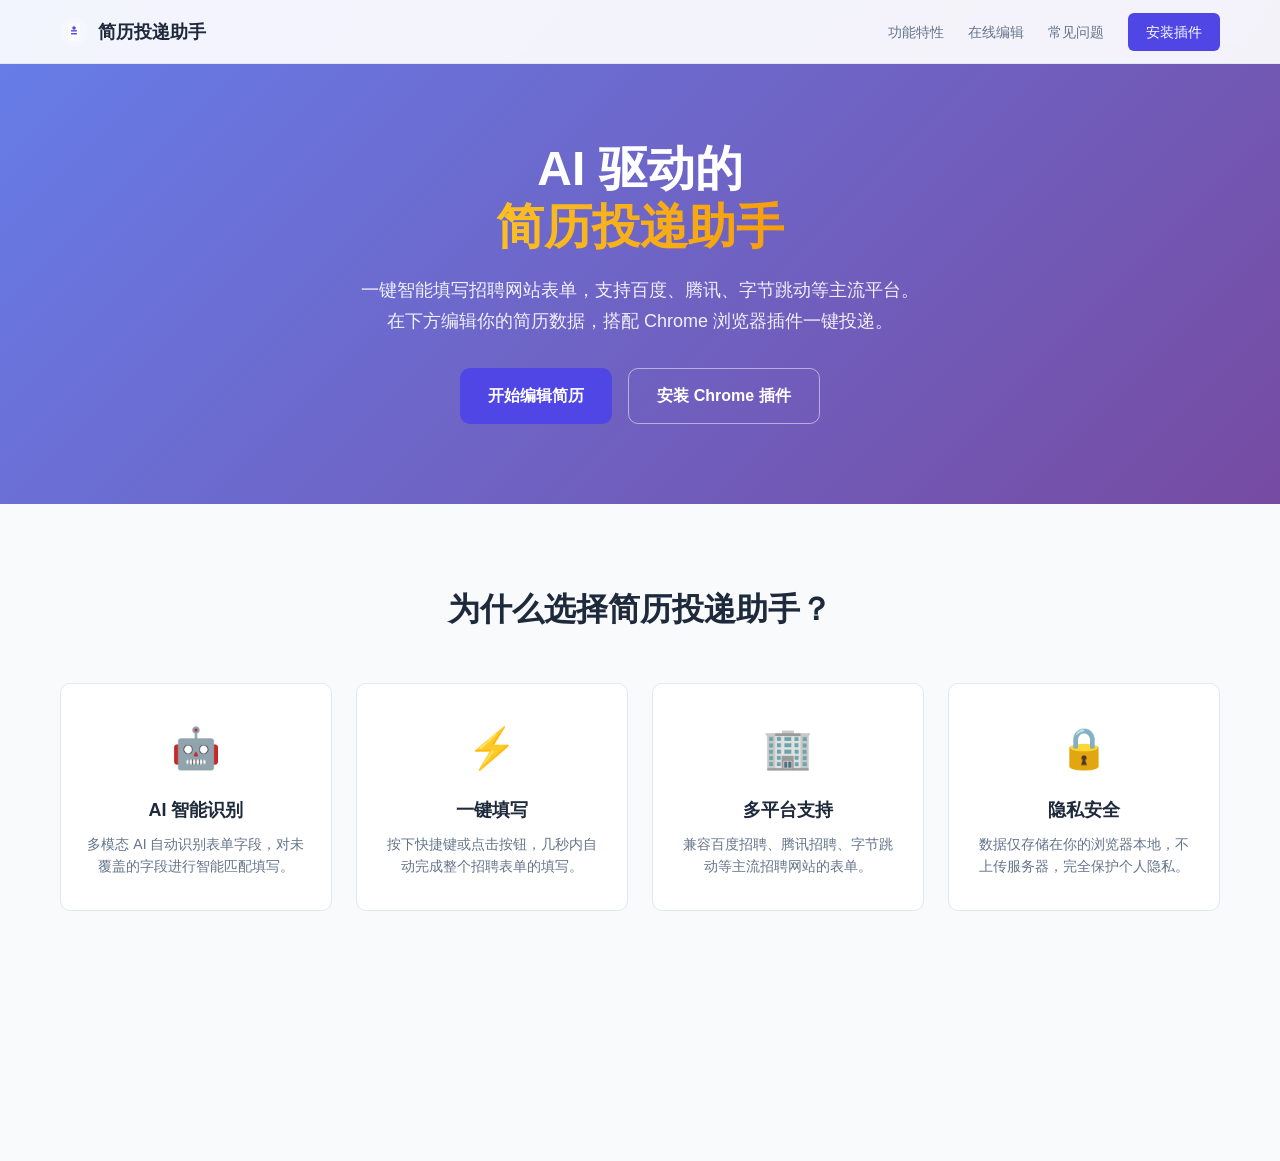
<file: index.html>
<!DOCTYPE html>
<html lang="zh-CN">
<head>
  <meta charset="UTF-8">
  <meta name="viewport" content="width=device-width, initial-scale=1.0">
  <title>简历投递助手 - AI驱动的简历自动填写工具</title>
  <meta name="description" content="AI驱动的简历投递助手Chrome浏览器插件，一键智能填写招聘网站表单。">
  <meta name="google-adsense-account" content="ca-pub-8226219114390742">
  <script async src="https://pagead2.googlesyndication.com/pagead/js/adsbygoogle.js?client=ca-pub-8226219114390742" crossorigin="anonymous"></script>
  <meta http-equiv="refresh" content="0;url=website/">
</head>
<body>
  <p>正在跳转到 <a href="website/">简历投递助手在线编辑器</a>...</p>
</body>
</html>
</file>
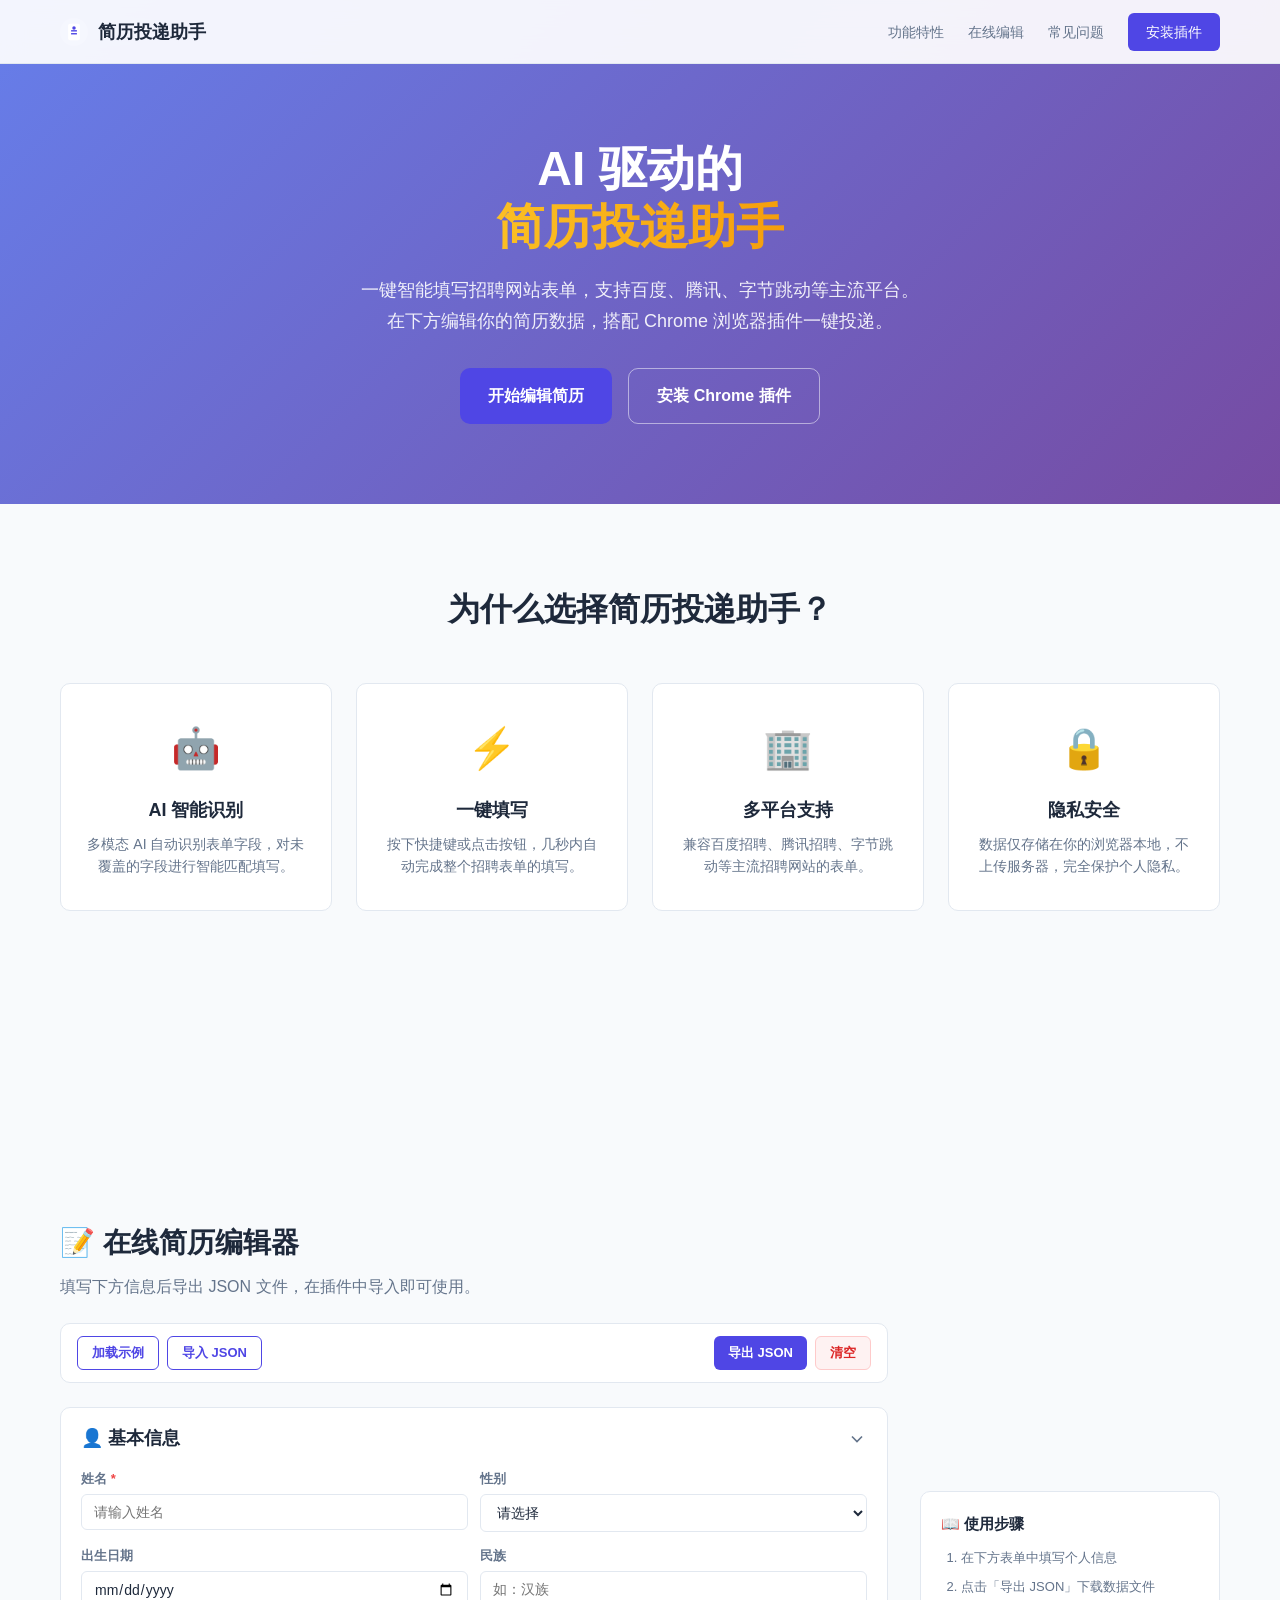
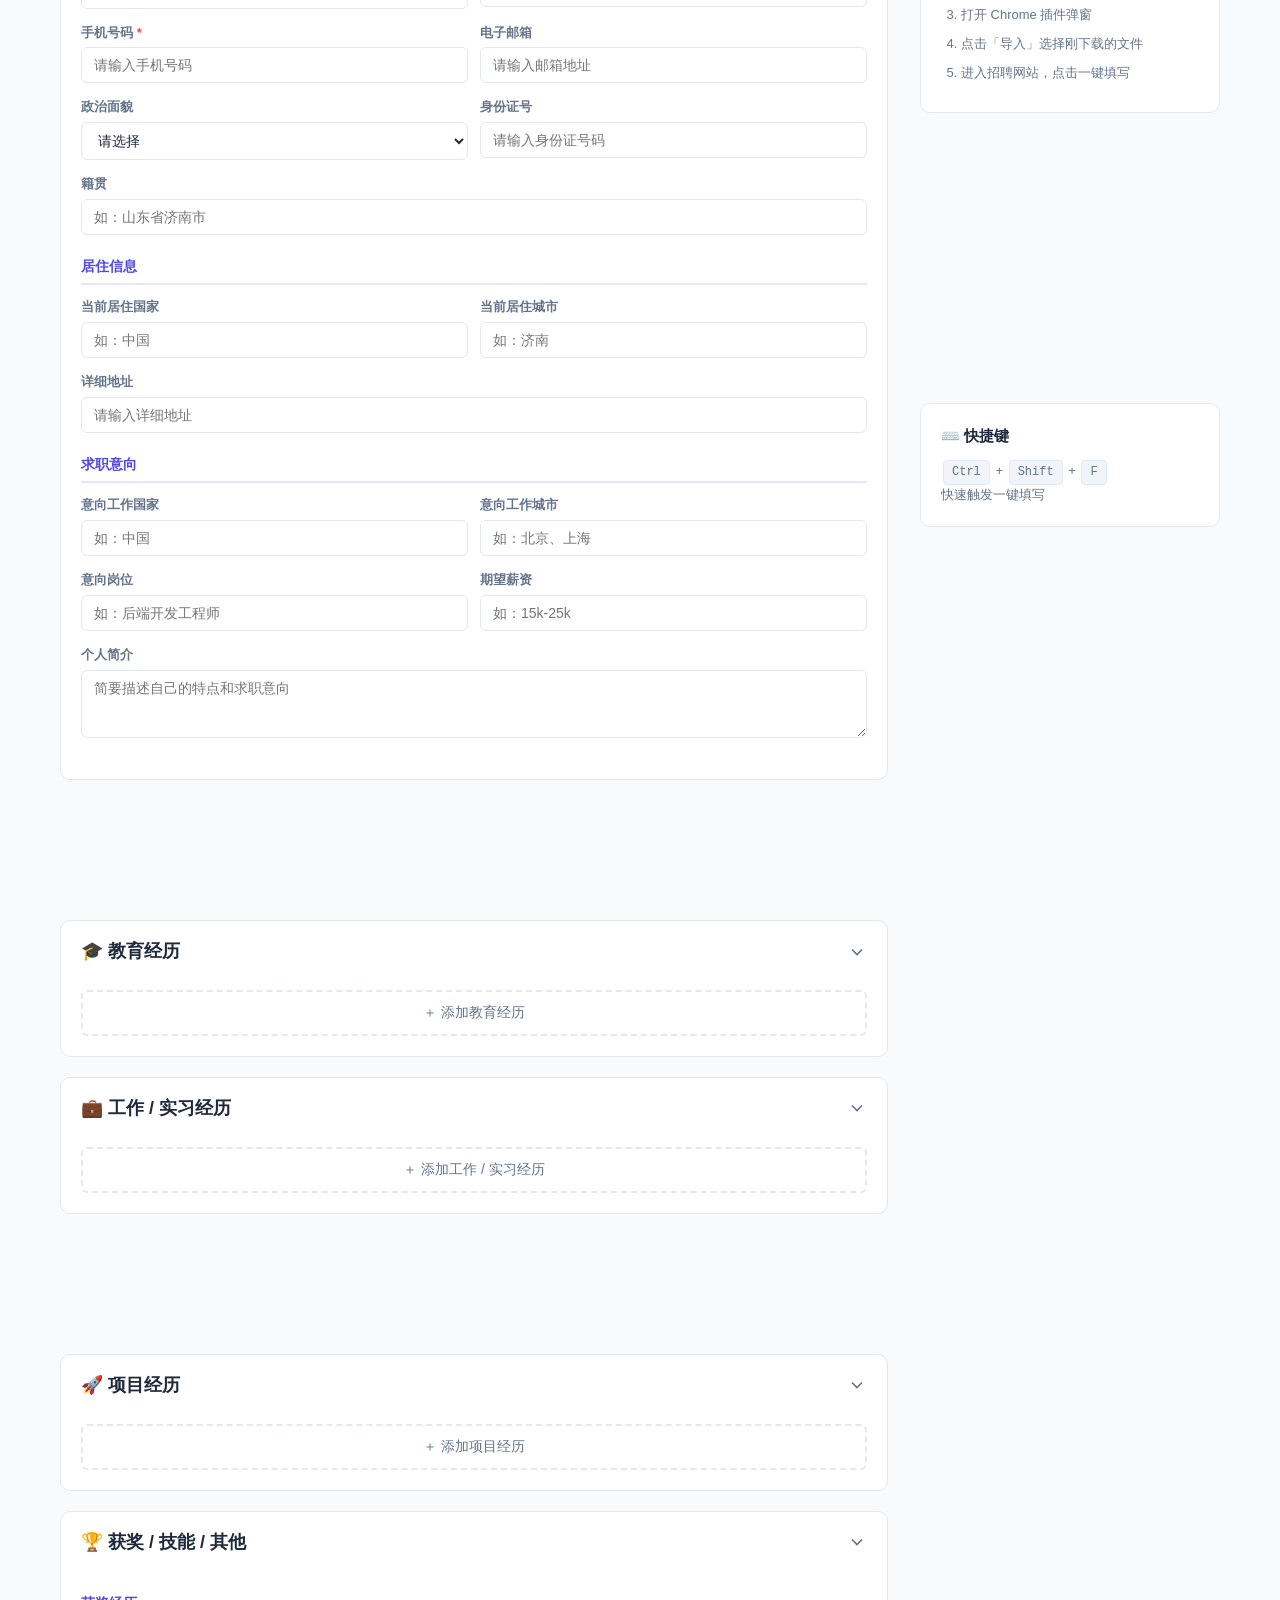
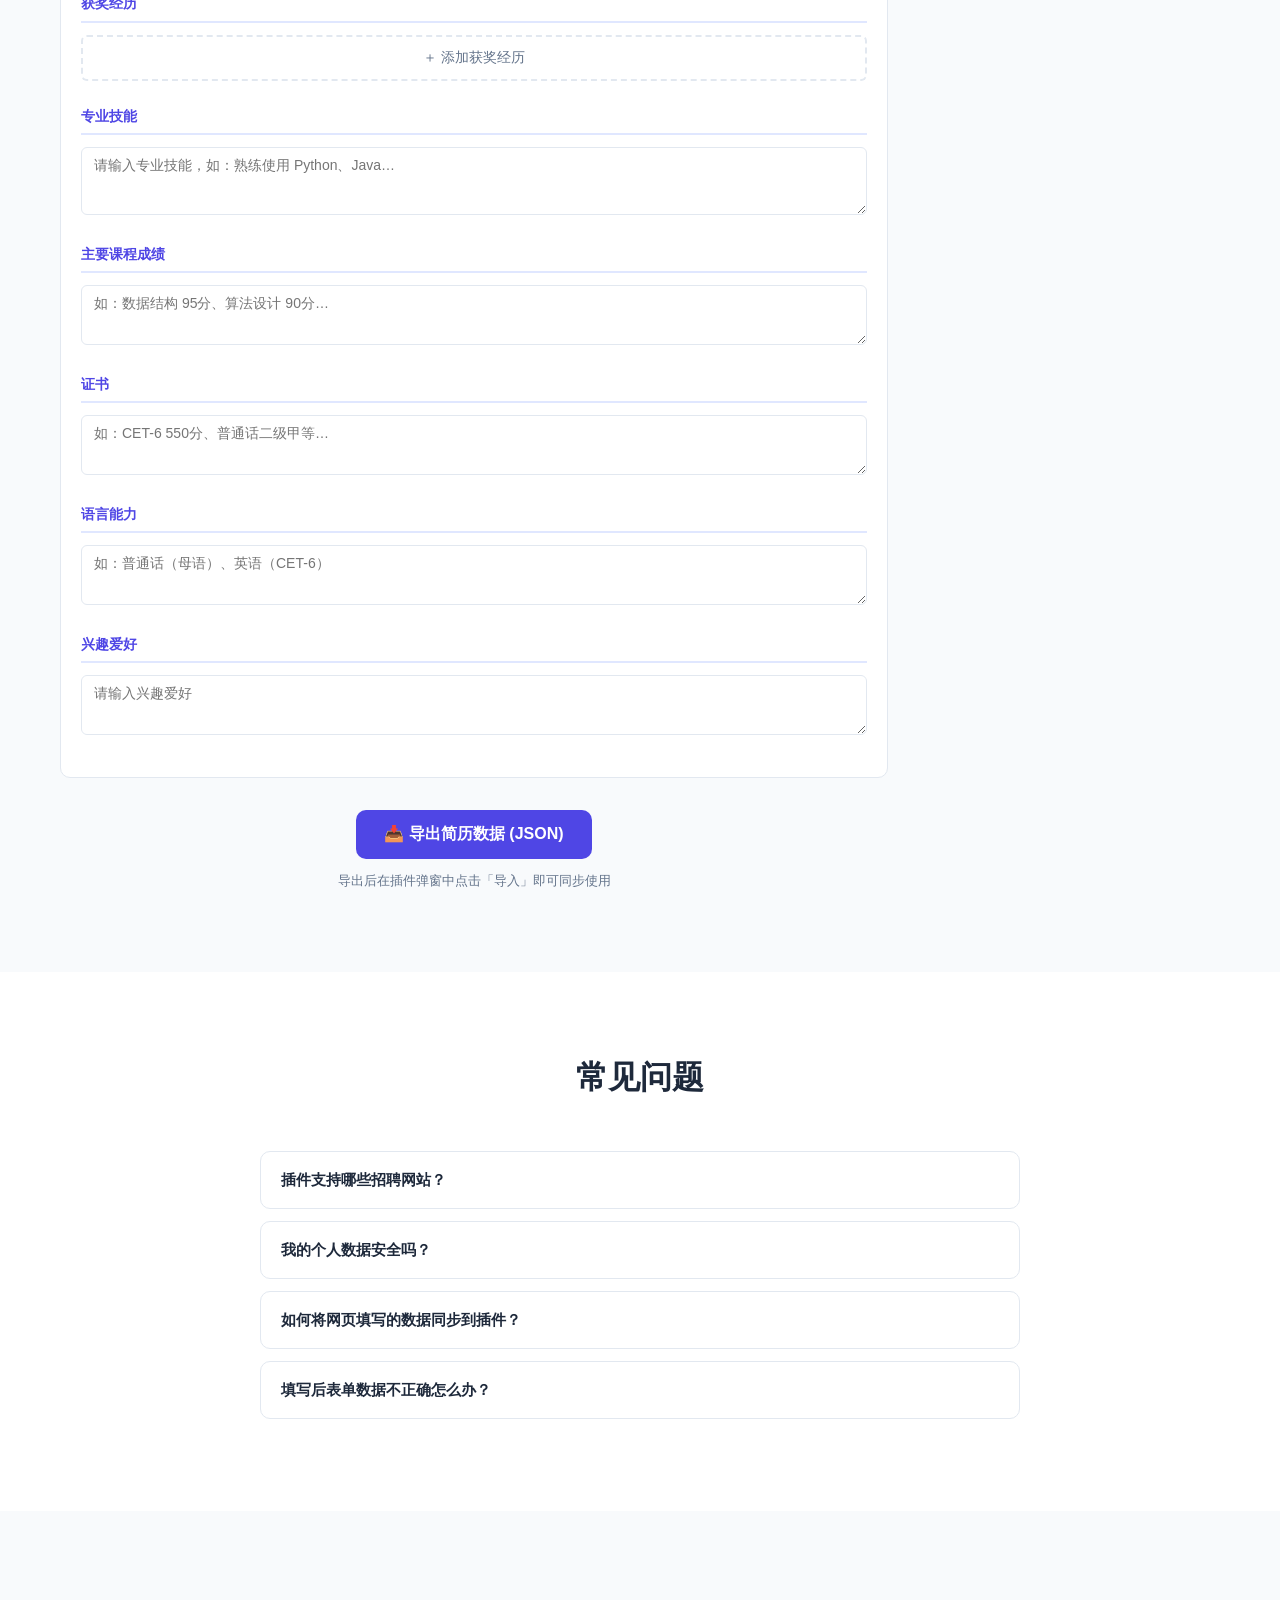
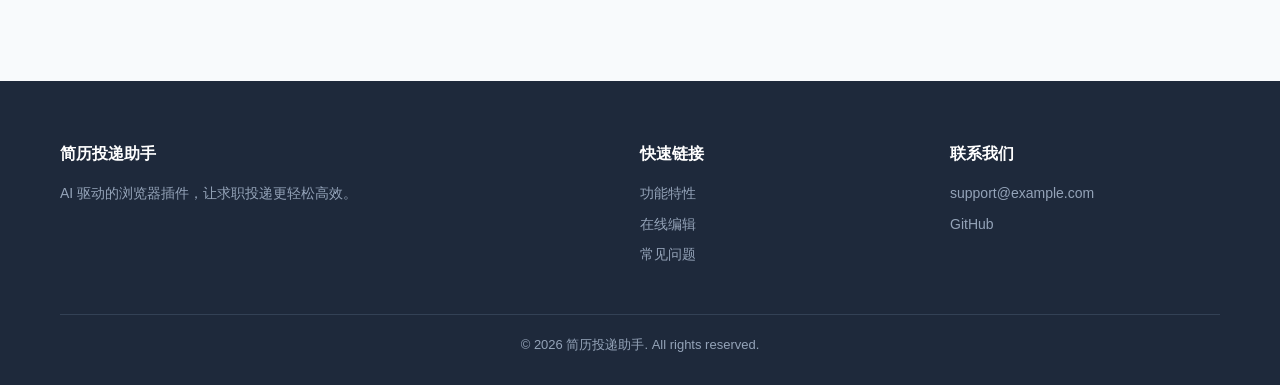
<file: website/index.html>
<!DOCTYPE html>
<html lang="zh-CN">
<head>
  <meta charset="UTF-8">
  <meta name="viewport" content="width=device-width, initial-scale=1.0">
  <title>简历投递助手 - 在线简历编辑器</title>
  <meta name="description" content="AI驱动的简历投递助手，一键智能填写招聘网站表单。在线编辑你的简历数据，搭配Chrome浏览器插件使用。">
  <meta name="keywords" content="简历投递,自动填写,Chrome插件,招聘,求职,简历助手">
  <link rel="icon" href="../icons/icon48.png" type="image/png">
  <link rel="stylesheet" href="style.css">

  <!-- Google AdSense -->
  <!-- 请将 ca-pub-8226219114390742 替换为你自己的 AdSense 发布商 ID -->
  <script async src="https://pagead2.googlesyndication.com/pagead/js/adsbygoogle.js?client=ca-pub-8226219114390742" crossorigin="anonymous"></script>
</head>
<body>

  <!-- 顶部导航栏 -->
  <header class="navbar">
    <div class="container navbar-inner">
      <a href="#" class="navbar-brand">
        <svg width="28" height="28" viewBox="0 0 24 24" fill="none">
          <circle cx="12" cy="12" r="12" fill="rgba(255,255,255,0.2)"/>
          <rect x="7" y="5" width="10" height="14" rx="1.5" fill="white"/>
          <line x1="9.5" y1="11" x2="14.5" y2="11" stroke="#4f46e5" stroke-width="1.2"/>
          <line x1="9.5" y1="13.5" x2="14.5" y2="13.5" stroke="#4f46e5" stroke-width="1.2"/>
          <circle cx="12" cy="8.5" r="1.5" fill="#4f46e5"/>
        </svg>
        <span>简历投递助手</span>
      </a>
      <nav class="navbar-links">
        <a href="#features">功能特性</a>
        <a href="#editor">在线编辑</a>
        <a href="#faq">常见问题</a>
        <a href="#" class="btn-chrome" id="btn-install">安装插件</a>
      </nav>
      <button class="navbar-toggle" id="navbar-toggle" aria-label="菜单">
        <span></span><span></span><span></span>
      </button>
    </div>
  </header>

  <!-- Hero 区域 -->
  <section class="hero">
    <div class="container">
      <h1>AI 驱动的<br><span class="highlight">简历投递助手</span></h1>
      <p class="hero-desc">一键智能填写招聘网站表单，支持百度、腾讯、字节跳动等主流平台。<br>在下方编辑你的简历数据，搭配 Chrome 浏览器插件一键投递。</p>
      <div class="hero-actions">
        <a href="#editor" class="btn btn-primary btn-lg">开始编辑简历</a>
        <a href="#" class="btn btn-outline btn-lg" id="btn-install-hero">安装 Chrome 插件</a>
      </div>
    </div>
  </section>

  <!-- 功能特性 -->
  <section class="features" id="features">
    <div class="container">
      <h2 class="section-heading">为什么选择简历投递助手？</h2>
      <div class="features-grid">
        <div class="feature-card">
          <div class="feature-icon">🤖</div>
          <h3>AI 智能识别</h3>
          <p>多模态 AI 自动识别表单字段，对未覆盖的字段进行智能匹配填写。</p>
        </div>
        <div class="feature-card">
          <div class="feature-icon">⚡</div>
          <h3>一键填写</h3>
          <p>按下快捷键或点击按钮，几秒内自动完成整个招聘表单的填写。</p>
        </div>
        <div class="feature-card">
          <div class="feature-icon">🏢</div>
          <h3>多平台支持</h3>
          <p>兼容百度招聘、腾讯招聘、字节跳动等主流招聘网站的表单。</p>
        </div>
        <div class="feature-card">
          <div class="feature-icon">🔒</div>
          <h3>隐私安全</h3>
          <p>数据仅存储在你的浏览器本地，不上传服务器，完全保护个人隐私。</p>
        </div>
      </div>
    </div>
  </section>

  <!-- 顶部横幅广告 -->
  <div class="ad-banner container">
    <ins class="adsbygoogle"
         style="display:block"
         data-ad-client="ca-pub-8226219114390742"
         data-ad-slot="YOUR_AD_SLOT_1"
         data-ad-format="horizontal"
         data-full-width-responsive="true"></ins>
    <script>(adsbygoogle = window.adsbygoogle || []).push({});</script>
  </div>

  <!-- 在线简历编辑器 -->
  <section class="editor-section" id="editor">
    <div class="container editor-layout">

      <!-- 主内容区 -->
      <div class="editor-main">
        <div class="editor-header">
          <h2>📝 在线简历编辑器</h2>
          <p>填写下方信息后导出 JSON 文件，在插件中导入即可使用。</p>
        </div>

        <!-- 操作栏 -->
        <div class="editor-toolbar">
          <button class="btn btn-sm btn-outline" id="btn-load-demo">加载示例</button>
          <button class="btn btn-sm btn-outline" id="btn-import">导入 JSON</button>
          <input type="file" id="import-file" accept=".json" style="display:none">
          <div class="toolbar-spacer"></div>
          <button class="btn btn-sm btn-primary" id="btn-export">导出 JSON</button>
          <button class="btn btn-sm btn-danger" id="btn-clear">清空</button>
        </div>

        <!-- 基本信息 -->
        <div class="form-section" id="sec-basic">
          <h3 class="form-section-title" data-toggle="sec-basic-body">
            <span>👤 基本信息</span>
            <svg class="chevron" width="20" height="20" viewBox="0 0 24 24" fill="none" stroke="currentColor" stroke-width="2"><polyline points="6 9 12 15 18 9"/></svg>
          </h3>
          <div class="form-section-body" id="sec-basic-body">
            <div class="form-grid-2">
              <div class="fg"><label>姓名 <span class="req">*</span></label><input type="text" id="f-name" placeholder="请输入姓名"></div>
              <div class="fg"><label>性别</label>
                <select id="f-gender"><option value="">请选择</option><option value="男">男</option><option value="女">女</option></select>
              </div>
            </div>
            <div class="form-grid-2">
              <div class="fg"><label>出生日期</label><input type="date" id="f-birthday"></div>
              <div class="fg"><label>民族</label><input type="text" id="f-ethnicity" placeholder="如：汉族"></div>
            </div>
            <div class="form-grid-2">
              <div class="fg"><label>手机号码 <span class="req">*</span></label><input type="tel" id="f-phone" placeholder="请输入手机号码"></div>
              <div class="fg"><label>电子邮箱</label><input type="email" id="f-email" placeholder="请输入邮箱地址"></div>
            </div>
            <div class="form-grid-2">
              <div class="fg"><label>政治面貌</label>
                <select id="f-political"><option value="">请选择</option><option value="中共党员">中共党员</option><option value="中共预备党员">中共预备党员</option><option value="共青团员">共青团员</option><option value="群众">群众</option><option value="民主党派">民主党派</option></select>
              </div>
              <div class="fg"><label>身份证号</label><input type="text" id="f-idcard" placeholder="请输入身份证号码"></div>
            </div>
            <div class="fg"><label>籍贯</label><input type="text" id="f-hometown" placeholder="如：山东省济南市"></div>

            <h4 class="form-subtitle">居住信息</h4>
            <div class="form-grid-2">
              <div class="fg"><label>当前居住国家</label><input type="text" id="f-currentCountry" placeholder="如：中国"></div>
              <div class="fg"><label>当前居住城市</label><input type="text" id="f-currentCity" placeholder="如：济南"></div>
            </div>
            <div class="fg"><label>详细地址</label><input type="text" id="f-address" placeholder="请输入详细地址"></div>

            <h4 class="form-subtitle">求职意向</h4>
            <div class="form-grid-2">
              <div class="fg"><label>意向工作国家</label><input type="text" id="f-targetCountry" placeholder="如：中国"></div>
              <div class="fg"><label>意向工作城市</label><input type="text" id="f-targetCity" placeholder="如：北京、上海"></div>
            </div>
            <div class="form-grid-2">
              <div class="fg"><label>意向岗位</label><input type="text" id="f-targetPosition" placeholder="如：后端开发工程师"></div>
              <div class="fg"><label>期望薪资</label><input type="text" id="f-expectedSalary" placeholder="如：15k-25k"></div>
            </div>
            <div class="fg"><label>个人简介</label><textarea id="f-summary" rows="3" placeholder="简要描述自己的特点和求职意向"></textarea></div>
          </div>
        </div>

        <!-- 文章间广告 -->
        <div class="ad-inline">
          <ins class="adsbygoogle"
               style="display:block; text-align:center"
               data-ad-layout="in-article"
               data-ad-format="fluid"
               data-ad-client="ca-pub-8226219114390742"
               data-ad-slot="YOUR_AD_SLOT_2"></ins>
          <script>(adsbygoogle = window.adsbygoogle || []).push({});</script>
        </div>

        <!-- 教育经历 -->
        <div class="form-section" id="sec-edu">
          <h3 class="form-section-title" data-toggle="sec-edu-body">
            <span>🎓 教育经历</span>
            <svg class="chevron" width="20" height="20" viewBox="0 0 24 24" fill="none" stroke="currentColor" stroke-width="2"><polyline points="6 9 12 15 18 9"/></svg>
          </h3>
          <div class="form-section-body" id="sec-edu-body">
            <div id="edu-list"></div>
            <button class="btn-add" id="btn-add-edu">＋ 添加教育经历</button>
          </div>
        </div>

        <!-- 工作/实习经历 -->
        <div class="form-section" id="sec-exp">
          <h3 class="form-section-title" data-toggle="sec-exp-body">
            <span>💼 工作 / 实习经历</span>
            <svg class="chevron" width="20" height="20" viewBox="0 0 24 24" fill="none" stroke="currentColor" stroke-width="2"><polyline points="6 9 12 15 18 9"/></svg>
          </h3>
          <div class="form-section-body" id="sec-exp-body">
            <div id="exp-list"></div>
            <button class="btn-add" id="btn-add-exp">＋ 添加工作 / 实习经历</button>
          </div>
        </div>

        <!-- 文章间广告 -->
        <div class="ad-inline">
          <ins class="adsbygoogle"
               style="display:block; text-align:center"
               data-ad-layout="in-article"
               data-ad-format="fluid"
               data-ad-client="ca-pub-8226219114390742"
               data-ad-slot="YOUR_AD_SLOT_3"></ins>
          <script>(adsbygoogle = window.adsbygoogle || []).push({});</script>
        </div>

        <!-- 项目经历 -->
        <div class="form-section" id="sec-proj">
          <h3 class="form-section-title" data-toggle="sec-proj-body">
            <span>🚀 项目经历</span>
            <svg class="chevron" width="20" height="20" viewBox="0 0 24 24" fill="none" stroke="currentColor" stroke-width="2"><polyline points="6 9 12 15 18 9"/></svg>
          </h3>
          <div class="form-section-body" id="sec-proj-body">
            <div id="proj-list"></div>
            <button class="btn-add" id="btn-add-proj">＋ 添加项目经历</button>
          </div>
        </div>

        <!-- 获奖 & 技能 -->
        <div class="form-section" id="sec-extras">
          <h3 class="form-section-title" data-toggle="sec-extras-body">
            <span>🏆 获奖 / 技能 / 其他</span>
            <svg class="chevron" width="20" height="20" viewBox="0 0 24 24" fill="none" stroke="currentColor" stroke-width="2"><polyline points="6 9 12 15 18 9"/></svg>
          </h3>
          <div class="form-section-body" id="sec-extras-body">
            <h4 class="form-subtitle">获奖经历</h4>
            <div id="award-list"></div>
            <button class="btn-add" id="btn-add-award">＋ 添加获奖经历</button>

            <h4 class="form-subtitle" style="margin-top:24px">专业技能</h4>
            <div class="fg"><textarea id="f-skills" rows="3" placeholder="请输入专业技能，如：熟练使用 Python、Java…"></textarea></div>

            <h4 class="form-subtitle">主要课程成绩</h4>
            <div class="fg"><textarea id="f-courses" rows="2" placeholder="如：数据结构 95分、算法设计 90分…"></textarea></div>

            <h4 class="form-subtitle">证书</h4>
            <div class="fg"><textarea id="f-certificates" rows="2" placeholder="如：CET-6 550分、普通话二级甲等…"></textarea></div>

            <h4 class="form-subtitle">语言能力</h4>
            <div class="fg"><textarea id="f-languages" rows="2" placeholder="如：普通话（母语）、英语（CET-6）"></textarea></div>

            <h4 class="form-subtitle">兴趣爱好</h4>
            <div class="fg"><textarea id="f-hobbies" rows="2" placeholder="请输入兴趣爱好"></textarea></div>
          </div>
        </div>

        <!-- 底部操作 -->
        <div class="editor-footer">
          <button class="btn btn-lg btn-primary" id="btn-export-bottom">📥 导出简历数据 (JSON)</button>
          <p class="editor-footer-hint">导出后在插件弹窗中点击「导入」即可同步使用</p>
        </div>
      </div>

      <!-- 侧边栏（桌面端显示） -->
      <aside class="editor-sidebar">
        <div class="sidebar-sticky">
          <!-- 侧栏广告 -->
          <div class="ad-sidebar">
            <ins class="adsbygoogle"
                 style="display:block"
                 data-ad-client="ca-pub-8226219114390742"
                 data-ad-slot="YOUR_AD_SLOT_4"
                 data-ad-format="auto"
                 data-full-width-responsive="true"></ins>
            <script>(adsbygoogle = window.adsbygoogle || []).push({});</script>
          </div>

          <!-- 使用指南 -->
          <div class="sidebar-card">
            <h4>📖 使用步骤</h4>
            <ol>
              <li>在下方表单中填写个人信息</li>
              <li>点击「导出 JSON」下载数据文件</li>
              <li>打开 Chrome 插件弹窗</li>
              <li>点击「导入」选择刚下载的文件</li>
              <li>进入招聘网站，点击一键填写</li>
            </ol>
          </div>

          <!-- 侧栏广告 2 -->
          <div class="ad-sidebar">
            <ins class="adsbygoogle"
                 style="display:block"
                 data-ad-client="ca-pub-8226219114390742"
                 data-ad-slot="YOUR_AD_SLOT_5"
                 data-ad-format="auto"
                 data-full-width-responsive="true"></ins>
            <script>(adsbygoogle = window.adsbygoogle || []).push({});</script>
          </div>

          <div class="sidebar-card">
            <h4>⌨️ 快捷键</h4>
            <p><kbd>Ctrl</kbd> + <kbd>Shift</kbd> + <kbd>F</kbd><br>快速触发一键填写</p>
          </div>
        </div>
      </aside>
    </div>
  </section>

  <!-- FAQ -->
  <section class="faq" id="faq">
    <div class="container">
      <h2 class="section-heading">常见问题</h2>
      <div class="faq-list">
        <details class="faq-item">
          <summary>插件支持哪些招聘网站？</summary>
          <p>目前支持百度招聘（talent.baidu.com）、腾讯招聘（careers.tencent.com）、字节跳动招聘等主流平台，并且 AI 兜底机制可以适配大部分标准招聘表单。</p>
        </details>
        <details class="faq-item">
          <summary>我的个人数据安全吗？</summary>
          <p>完全安全。所有数据仅存储在你的浏览器本地（localStorage），不会上传到任何服务器。导出的 JSON 文件也仅保存在你的本地设备上。</p>
        </details>
        <details class="faq-item">
          <summary>如何将网页填写的数据同步到插件？</summary>
          <p>在网页中填写完信息后，点击「导出 JSON」按钮下载数据文件。然后打开 Chrome 插件弹窗，点击底部的「导入」按钮，选择刚下载的 JSON 文件即可。</p>
        </details>
        <details class="faq-item">
          <summary>填写后表单数据不正确怎么办？</summary>
          <p>如果自动填写结果不准确，你可以手动修正。插件会持续优化匹配规则，你也可以在 GitHub 上反馈问题。</p>
        </details>
      </div>
    </div>
  </section>

  <!-- 底部横幅广告 -->
  <div class="ad-banner container">
    <ins class="adsbygoogle"
         style="display:block"
         data-ad-client="ca-pub-8226219114390742"
         data-ad-slot="YOUR_AD_SLOT_6"
         data-ad-format="horizontal"
         data-full-width-responsive="true"></ins>
    <script>(adsbygoogle = window.adsbygoogle || []).push({});</script>
  </div>

  <!-- 页脚 -->
  <footer class="site-footer">
    <div class="container">
      <div class="footer-grid">
        <div class="footer-col">
          <h4>简历投递助手</h4>
          <p>AI 驱动的浏览器插件，让求职投递更轻松高效。</p>
        </div>
        <div class="footer-col">
          <h4>快速链接</h4>
          <a href="#features">功能特性</a>
          <a href="#editor">在线编辑</a>
          <a href="#faq">常见问题</a>
        </div>
        <div class="footer-col">
          <h4>联系我们</h4>
          <a href="mailto:support@example.com">support@example.com</a>
          <a href="#">GitHub</a>
        </div>
      </div>
      <div class="footer-bottom">
        <p>&copy; 2026 简历投递助手. All rights reserved.</p>
      </div>
    </div>
  </footer>

  <!-- Toast -->
  <div id="toast" class="toast"></div>

  <script src="script.js"></script>
</body>
</html>
</file>
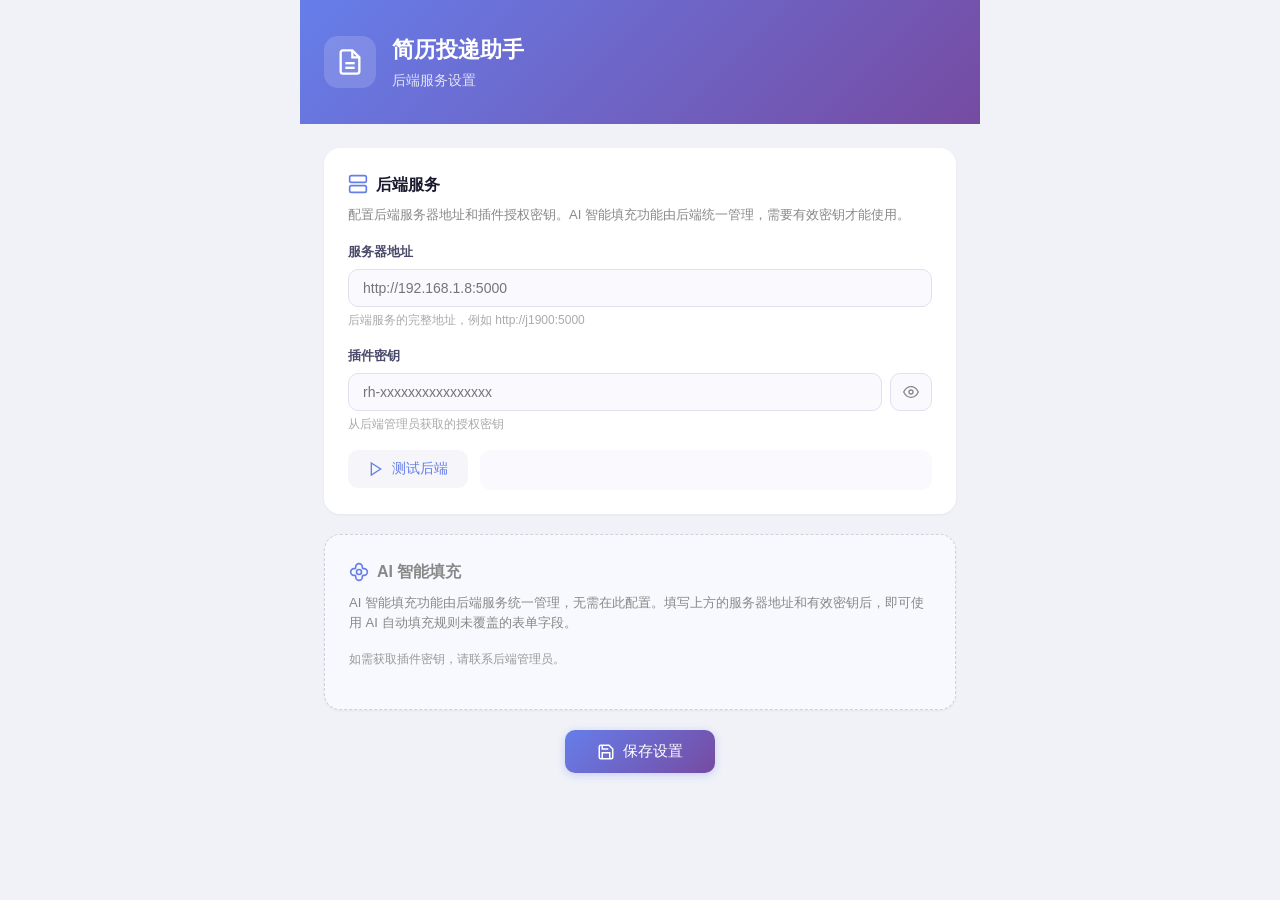
<file: options/options.html>
<!DOCTYPE html>
<html lang="zh-CN">
<head>
  <meta charset="UTF-8">
  <meta name="viewport" content="width=device-width, initial-scale=1.0">
  <title>简历投递助手 - 设置</title>
  <link rel="stylesheet" href="options.css">
</head>
<body>
  <div class="container">
    <header class="page-header">
      <div class="header-inner">
        <div class="logo-area">
          <div class="logo-icon">
            <svg width="28" height="28" viewBox="0 0 24 24" fill="none" stroke="white" stroke-width="2">
              <path d="M14 2H6a2 2 0 00-2 2v16a2 2 0 002 2h12a2 2 0 002-2V8z"/>
              <polyline points="14,2 14,8 20,8"/>
              <line x1="16" y1="13" x2="8" y2="13"/>
              <line x1="16" y1="17" x2="8" y2="17"/>
            </svg>
          </div>
          <div>
            <h1>简历投递助手</h1>
            <p class="subtitle">后端服务设置</p>
          </div>
        </div>
      </div>
    </header>

    <main class="main">
      <div class="card">
        <h2 class="card-title">
          <svg width="20" height="20" viewBox="0 0 24 24" fill="none" stroke="currentColor" stroke-width="2">
            <rect x="2" y="2" width="20" height="8" rx="2" ry="2"/>
            <rect x="2" y="14" width="20" height="8" rx="2" ry="2"/>
            <line x1="6" y1="6" x2="6.01" y2="6"/>
            <line x1="6" y1="18" x2="6.01" y2="18"/>
          </svg>
          后端服务
        </h2>
        <p class="card-desc">配置后端服务器地址和插件授权密钥。AI 智能填充功能由后端统一管理，需要有效密钥才能使用。</p>

        <div class="form-group">
          <label for="serverUrl">服务器地址</label>
          <input type="url" id="serverUrl" placeholder="http://192.168.1.8:5000">
          <span class="form-hint">后端服务的完整地址，例如 http://j1900:5000</span>
        </div>

        <div class="form-group">
          <label for="pluginKey">插件密钥</label>
          <div class="input-with-action">
            <input type="password" id="pluginKey" placeholder="rh-xxxxxxxxxxxxxxxx">
            <button class="btn-toggle-pwd" id="btn-toggle-key" title="显示/隐藏">
              <svg width="16" height="16" viewBox="0 0 24 24" fill="none" stroke="currentColor" stroke-width="2">
                <path d="M1 12s4-8 11-8 11 8 11 8-4 8-11 8-11-8-11-8z"/>
                <circle cx="12" cy="12" r="3"/>
              </svg>
            </button>
          </div>
          <span class="form-hint">从后端管理员获取的授权密钥</span>
        </div>

        <div class="test-area">
          <button class="btn btn-test" id="btn-test-backend">
            <svg width="16" height="16" viewBox="0 0 24 24" fill="none" stroke="currentColor" stroke-width="2">
              <polygon points="5 3 19 12 5 21 5 3"/>
            </svg>
            测试后端
          </button>
          <div class="test-result" id="backend-result"></div>
        </div>
      </div>

      <div class="card" style="background: #f8f9fe; border: 1px dashed #d0d0e0;">
        <h2 class="card-title" style="color: #888;">
          <svg width="20" height="20" viewBox="0 0 24 24" fill="none" stroke="currentColor" stroke-width="2">
            <path d="M12 2a4 4 0 014 4v1a1 1 0 001 1h1a4 4 0 010 8h-1a1 1 0 00-1 1v1a4 4 0 01-8 0v-1a1 1 0 00-1-1H6a4 4 0 010-8h1a1 1 0 001-1V6a4 4 0 014-4z"/>
            <circle cx="12" cy="12" r="3"/>
          </svg>
          AI 智能填充
        </h2>
        <p class="card-desc">AI 智能填充功能由后端服务统一管理，无需在此配置。填写上方的服务器地址和有效密钥后，即可使用 AI 自动填充规则未覆盖的表单字段。</p>
        <p class="card-desc" style="margin-top: 8px; color: #999; font-size: 12px;">如需获取插件密钥，请联系后端管理员。</p>
      </div>

      <div class="actions">
        <button class="btn btn-primary btn-lg" id="btn-save">
          <svg width="18" height="18" viewBox="0 0 24 24" fill="none" stroke="currentColor" stroke-width="2">
            <path d="M19 21H5a2 2 0 01-2-2V5a2 2 0 012-2h11l5 5v11a2 2 0 01-2 2z"/>
            <polyline points="17,21 17,13 7,13 7,21"/>
            <polyline points="7,3 7,8 15,8"/>
          </svg>
          保存设置
        </button>
      </div>
    </main>

    <div id="toast" class="toast"></div>
  </div>

  <script src="options.js"></script>
</body>
</html>
</file>
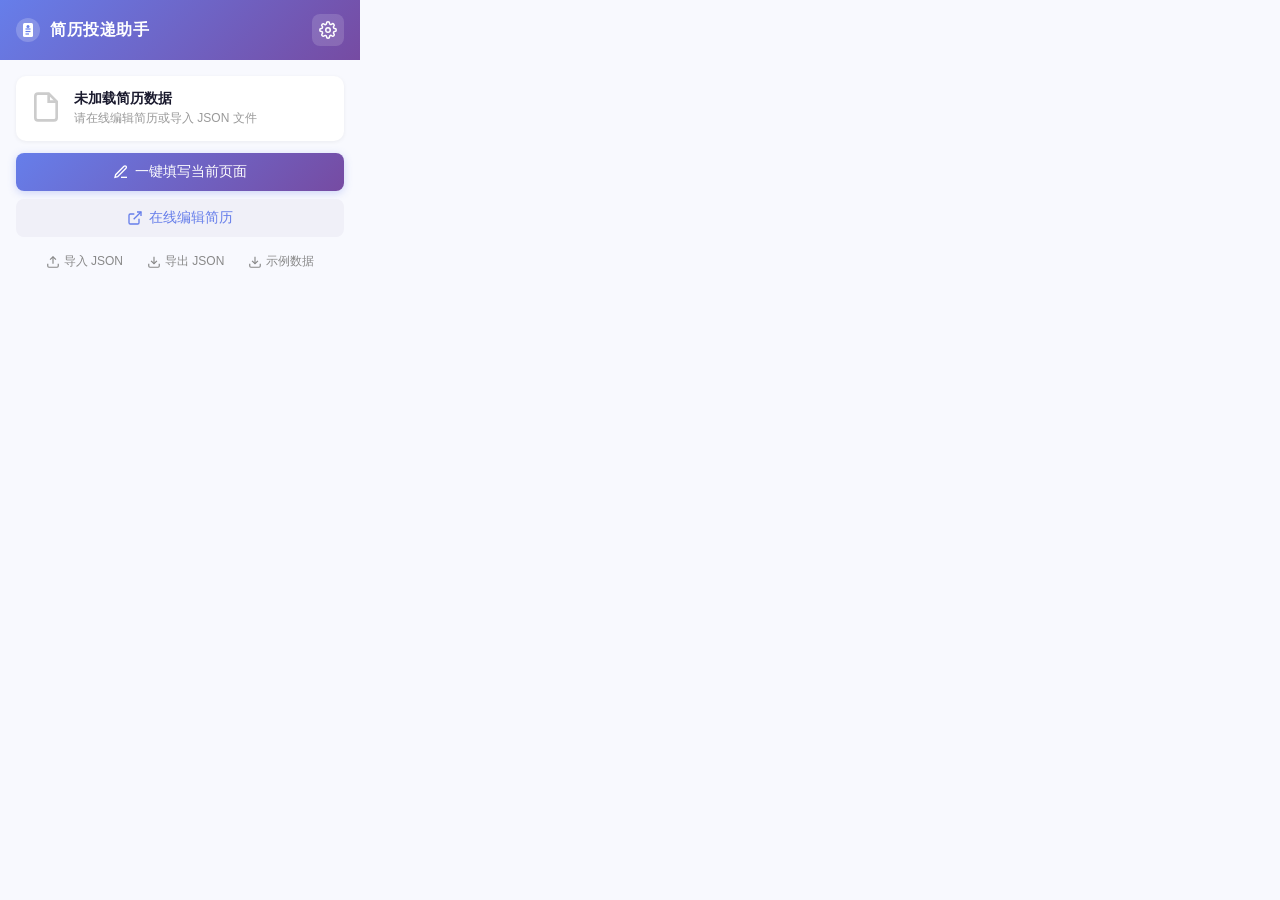
<file: popup/popup.html>
<!DOCTYPE html>
<html lang="zh-CN">
<head>
  <meta charset="UTF-8">
  <meta name="viewport" content="width=device-width, initial-scale=1.0">
  <title>简历投递助手</title>
  <link rel="stylesheet" href="popup.css">
</head>
<body>
  <div class="app">
    <!-- 顶部标题栏 -->
    <header class="header">
      <div class="header-content">
        <div class="logo">
          <svg width="24" height="24" viewBox="0 0 24 24" fill="none">
            <circle cx="12" cy="12" r="12" fill="rgba(255,255,255,0.2)"/>
            <rect x="7" y="5" width="10" height="14" rx="1.5" fill="white"/>
            <line x1="9.5" y1="11" x2="14.5" y2="11" stroke="#667eea" stroke-width="1.2"/>
            <line x1="9.5" y1="13.5" x2="14.5" y2="13.5" stroke="#667eea" stroke-width="1.2"/>
            <line x1="9.5" y1="16" x2="13" y2="16" stroke="#667eea" stroke-width="1.2"/>
            <circle cx="12" cy="8.5" r="1.5" fill="#667eea"/>
          </svg>
        </div>
        <h1>简历投递助手</h1>
        <button id="btn-settings" class="btn-icon" title="后端设置">
          <svg width="18" height="18" viewBox="0 0 24 24" fill="none" stroke="currentColor" stroke-width="2">
            <circle cx="12" cy="12" r="3"/><path d="M19.4 15a1.65 1.65 0 00.33 1.82l.06.06a2 2 0 010 2.83 2 2 0 01-2.83 0l-.06-.06a1.65 1.65 0 00-1.82-.33 1.65 1.65 0 00-1 1.51V21a2 2 0 01-4 0v-.09A1.65 1.65 0 009 19.4a1.65 1.65 0 00-1.82.33l-.06.06a2 2 0 01-2.83 0 2 2 0 010-2.83l.06-.06A1.65 1.65 0 004.68 15a1.65 1.65 0 00-1.51-1H3a2 2 0 010-4h.09A1.65 1.65 0 004.6 9a1.65 1.65 0 00-.33-1.82l-.06-.06a2 2 0 012.83-2.83l.06.06A1.65 1.65 0 009 4.68a1.65 1.65 0 001-1.51V3a2 2 0 014 0v.09a1.65 1.65 0 001 1.51 1.65 1.65 0 001.82-.33l.06-.06a2 2 0 012.83 2.83l-.06.06A1.65 1.65 0 0019.4 9a1.65 1.65 0 001.51 1H21a2 2 0 010 4h-.09a1.65 1.65 0 00-1.51 1z"/>
          </svg>
        </button>
      </div>
    </header>

    <!-- 状态区域 -->
    <main class="content" style="padding: 16px;">
      <div id="status-card" class="status-card">
        <div class="status-icon" id="status-icon">
          <svg width="32" height="32" viewBox="0 0 24 24" fill="none" stroke="#ccc" stroke-width="2">
            <path d="M14 2H6a2 2 0 00-2 2v16a2 2 0 002 2h12a2 2 0 002-2V8z"/>
            <polyline points="14,2 14,8 20,8"/>
          </svg>
        </div>
        <div class="status-text">
          <p class="status-title" id="status-title">未加载简历数据</p>
          <p class="status-desc" id="status-desc">请在线编辑简历或导入 JSON 文件</p>
        </div>
      </div>

      <!-- 主操作按钮 -->
      <button class="btn btn-primary btn-block" id="btn-fill" style="margin-top: 12px;">
        <svg width="16" height="16" viewBox="0 0 24 24" fill="none" stroke="currentColor" stroke-width="2"><path d="M12 20h9"/><path d="M16.5 3.5a2.121 2.121 0 013 3L7 19l-4 1 1-4L16.5 3.5z"/></svg>
        一键填写当前页面
      </button>

      <button class="btn btn-secondary btn-block" id="btn-online" style="margin-top: 8px;">
        <svg width="16" height="16" viewBox="0 0 24 24" fill="none" stroke="currentColor" stroke-width="2"><path d="M18 13v6a2 2 0 01-2 2H5a2 2 0 01-2-2V8a2 2 0 012-2h6"/><polyline points="15 3 21 3 21 9"/><line x1="10" y1="14" x2="21" y2="3"/></svg>
        在线编辑简历
      </button>

      <!-- 辅助操作 -->
      <div class="action-row" style="margin-top: 12px;">
        <button class="btn-link" id="btn-import" title="从 JSON 文件导入简历数据">
          <svg width="14" height="14" viewBox="0 0 24 24" fill="none" stroke="currentColor" stroke-width="2"><path d="M21 15v4a2 2 0 01-2 2H5a2 2 0 01-2-2v-4"/><polyline points="17 8 12 3 7 8"/><line x1="12" y1="3" x2="12" y2="15"/></svg>
          导入 JSON
        </button>
        <button class="btn-link" id="btn-export" title="导出简历数据为 JSON 文件">
          <svg width="14" height="14" viewBox="0 0 24 24" fill="none" stroke="currentColor" stroke-width="2"><path d="M21 15v4a2 2 0 01-2 2H5a2 2 0 01-2-2v-4"/><polyline points="7 10 12 15 17 10"/><line x1="12" y1="15" x2="12" y2="3"/></svg>
          导出 JSON
        </button>
        <button class="btn-link" id="btn-demo" title="加载示例数据预览效果">
          <svg width="14" height="14" viewBox="0 0 24 24" fill="none" stroke="currentColor" stroke-width="2"><path d="M21 15v4a2 2 0 01-2 2H5a2 2 0 01-2-2v-4"/><polyline points="7 10 12 15 17 10"/><line x1="12" y1="15" x2="12" y2="3"/></svg>
          示例数据
        </button>
      </div>
      <input type="file" id="import-file" accept=".json" style="display:none">
    </main>

    <!-- Toast 提示 -->
    <div id="toast" class="toast"></div>
  </div>

  <script src="popup.js"></script>
</body>
</html>
</file>
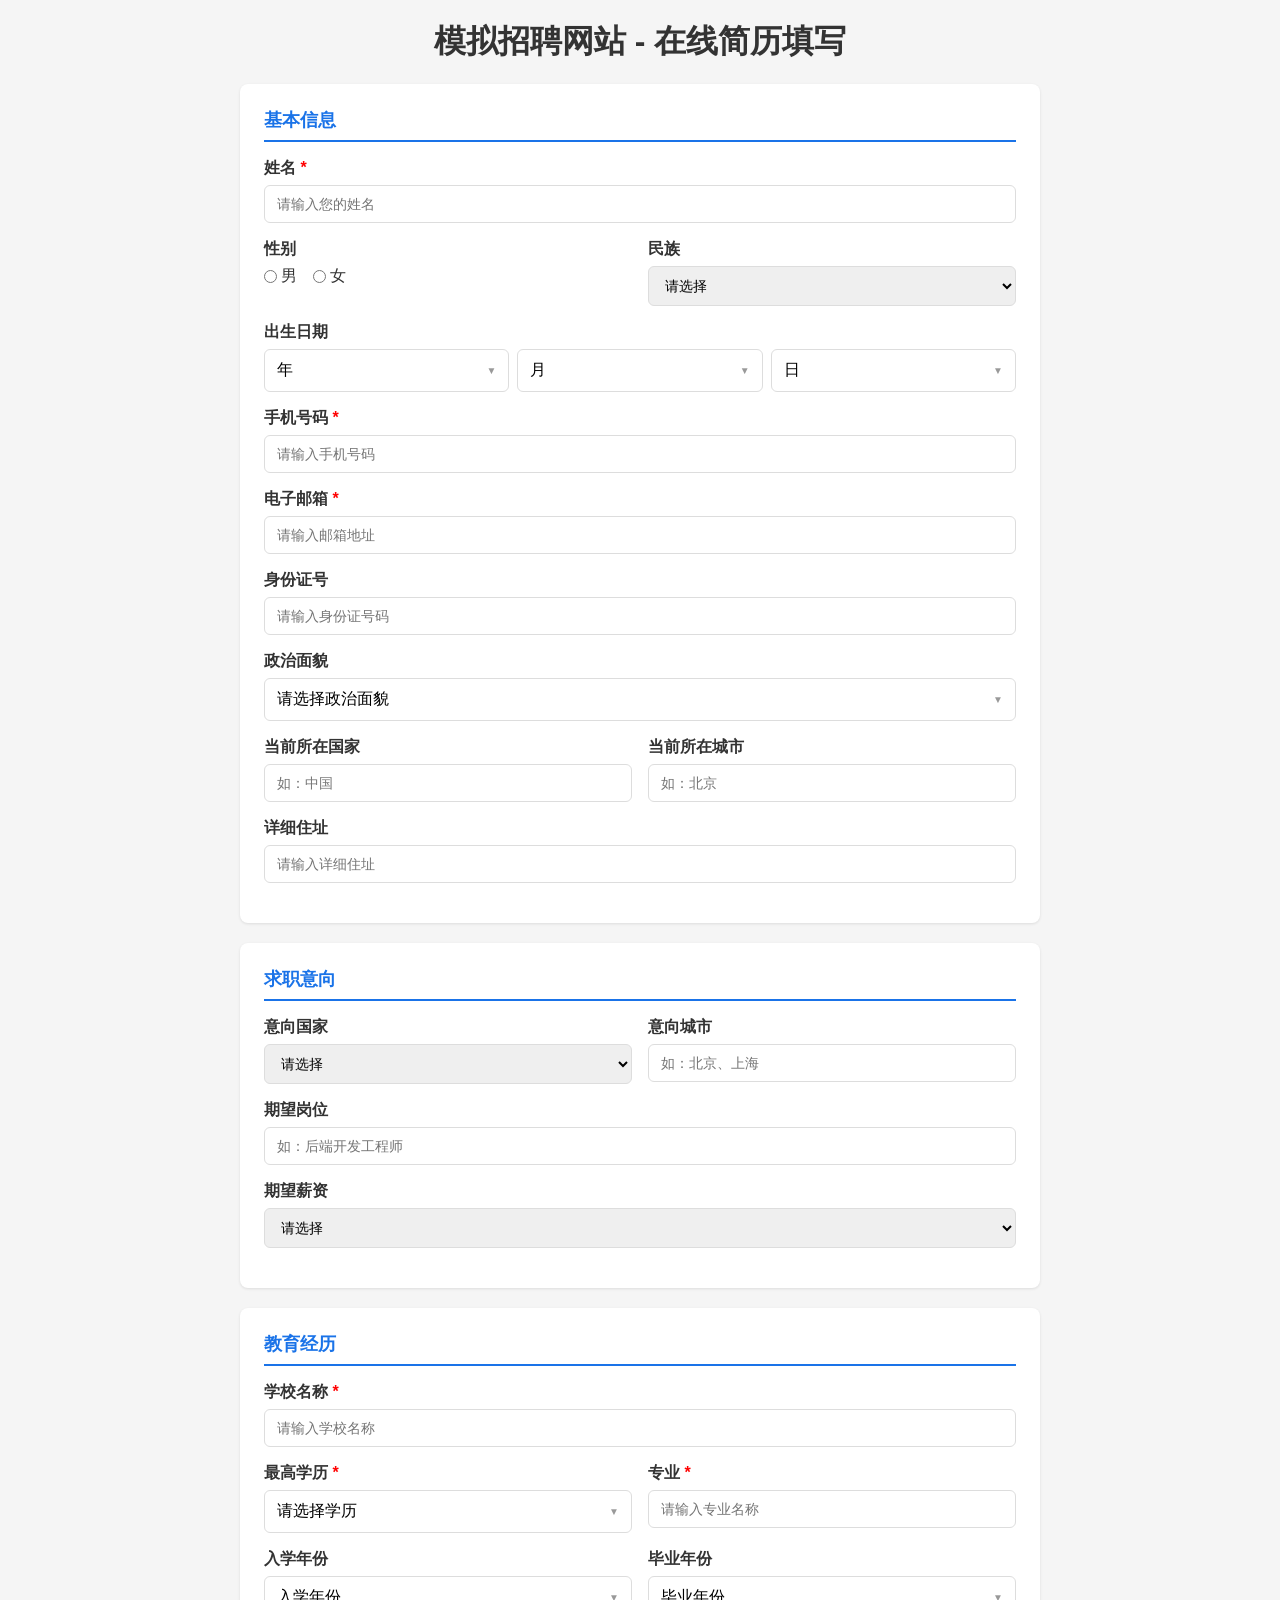
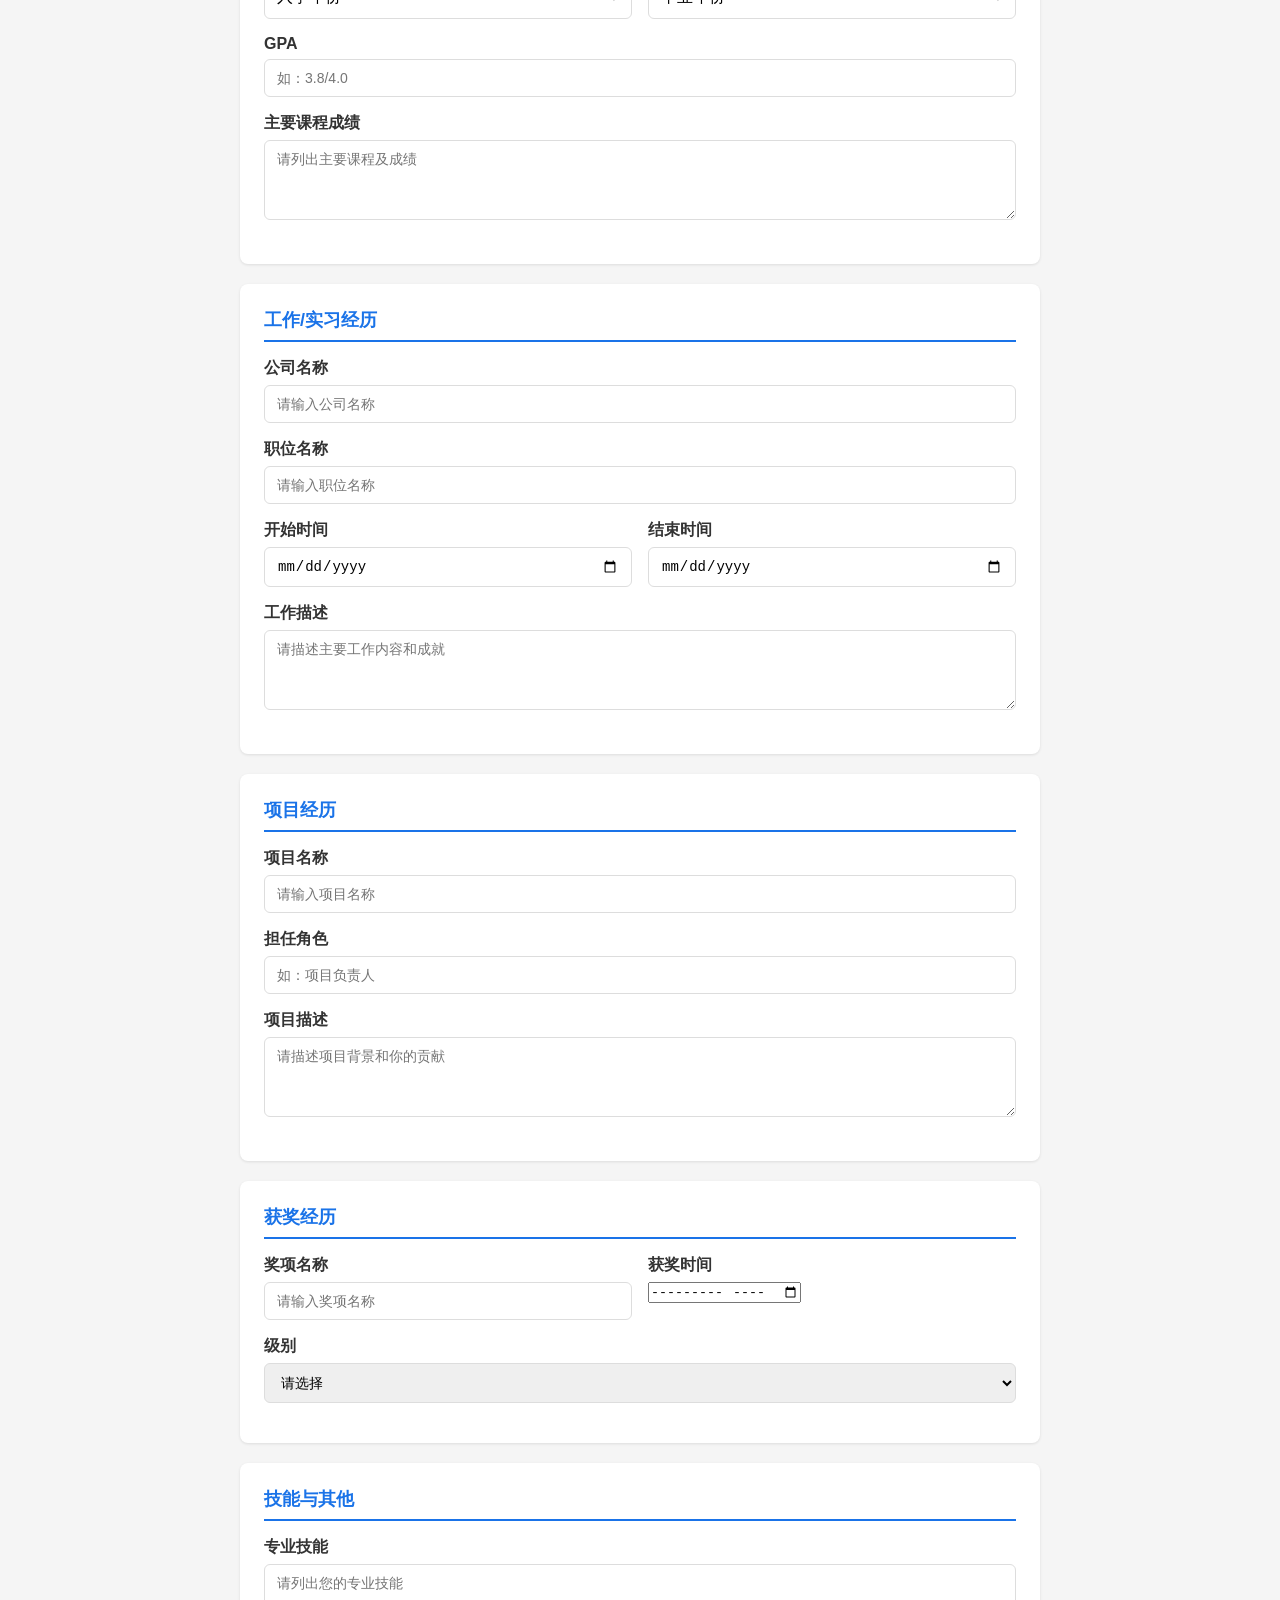
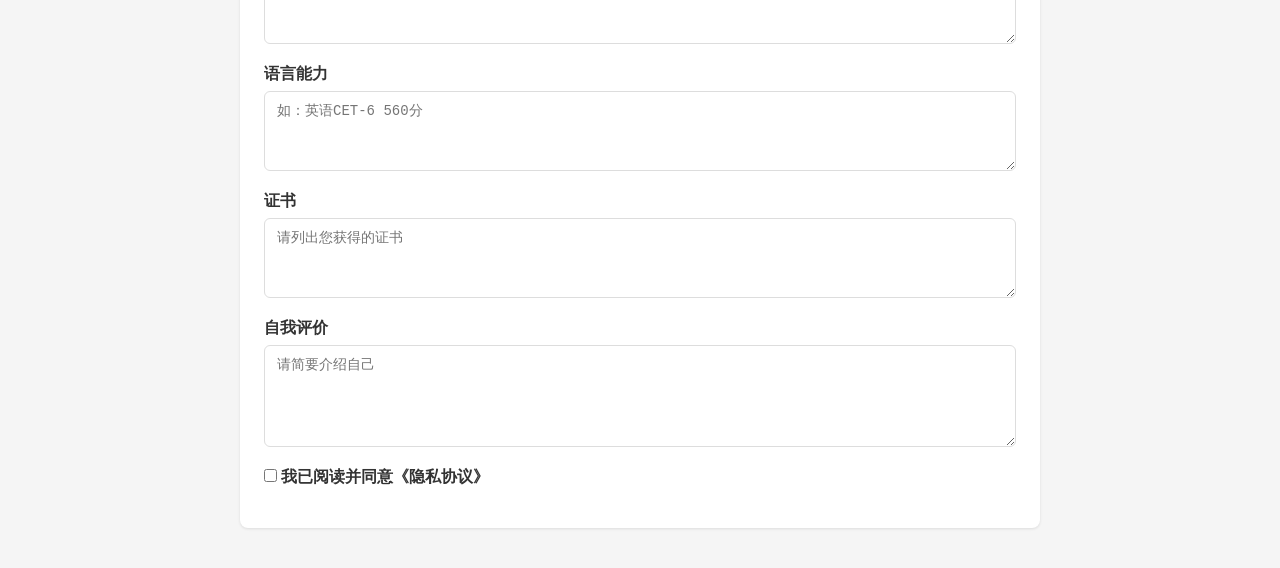
<file: test/test-form.html>
<!DOCTYPE html>
<html lang="zh-CN">
<head>
  <meta charset="UTF-8">
  <meta name="viewport" content="width=device-width, initial-scale=1.0">
  <title>简历投递助手 - 模拟招聘表单测试</title>
  <style>
    * { margin: 0; padding: 0; box-sizing: border-box; }
    body { font-family: "Microsoft YaHei", "PingFang SC", sans-serif; background: #f5f5f5; padding: 20px; }
    .container { max-width: 800px; margin: 0 auto; }
    h1 { text-align: center; color: #333; margin-bottom: 20px; }
    .section { background: #fff; border-radius: 8px; padding: 24px; margin-bottom: 20px; box-shadow: 0 1px 3px rgba(0,0,0,0.1); }
    .section-title { font-size: 18px; font-weight: bold; color: #1a73e8; border-bottom: 2px solid #1a73e8; padding-bottom: 8px; margin-bottom: 16px; }
    .form-group { margin-bottom: 16px; }
    .form-group label { display: block; font-weight: 600; margin-bottom: 6px; color: #333; }
    .form-group .required::after { content: ' *'; color: red; }
    .form-row { display: flex; gap: 16px; }
    .form-row .form-group { flex: 1; }
    input[type="text"], input[type="email"], input[type="tel"], input[type="date"], input[type="number"],
    select, textarea {
      width: 100%; padding: 10px 12px; border: 1px solid #ddd; border-radius: 6px; font-size: 14px;
    }
    textarea { min-height: 80px; resize: vertical; }

    /* 自定义下拉框模拟 */
    .custom-select { position: relative; cursor: pointer; }
    .custom-select .select-display {
      padding: 10px 12px; border: 1px solid #ddd; border-radius: 6px;
      background: #fff; display: flex; justify-content: space-between; align-items: center;
    }
    .custom-select .select-display::after { content: '▼'; font-size: 10px; color: #999; }
    .custom-select .select-options {
      display: none; position: absolute; top: 100%; left: 0; right: 0;
      background: #fff; border: 1px solid #ddd; border-radius: 6px;
      max-height: 200px; overflow-y: auto; z-index: 100; box-shadow: 0 4px 12px rgba(0,0,0,0.1);
    }
    .custom-select.open .select-options { display: block; }
    .custom-select .select-option {
      padding: 10px 12px; cursor: pointer; transition: background 0.1s;
    }
    .custom-select .select-option:hover { background: #e8f0fe; }
    .custom-select .select-option.selected { background: #1a73e8; color: #fff; }

    /* 日期选择器模拟 */
    .date-picker-group { display: flex; gap: 8px; }
    .date-picker-group .custom-select { flex: 1; }

    /* Radio/Checkbox 组 */
    .radio-group, .checkbox-group { display: flex; gap: 16px; flex-wrap: wrap; }
    .radio-group label, .checkbox-group label { font-weight: normal; display: flex; align-items: center; gap: 4px; cursor: pointer; }
  </style>
</head>
<body>
  <div class="container">
    <h1>模拟招聘网站 - 在线简历填写</h1>

    <!-- 基本信息 -->
    <div class="section">
      <h2 class="section-title">基本信息</h2>
      <div class="form-group">
        <label class="required">姓名</label>
        <input type="text" id="fullName" name="fullName" placeholder="请输入您的姓名">
      </div>
      <div class="form-row">
        <div class="form-group">
          <label>性别</label>
          <div class="radio-group">
            <label><input type="radio" name="gender" value="male"> 男</label>
            <label><input type="radio" name="gender" value="female"> 女</label>
          </div>
        </div>
        <div class="form-group">
          <label>民族</label>
          <select id="ethnicity" name="ethnicity">
            <option value="">请选择</option>
            <option value="汉族">汉族</option>
            <option value="满族">满族</option>
            <option value="蒙古族">蒙古族</option>
            <option value="回族">回族</option>
            <option value="其他">其他</option>
          </select>
        </div>
      </div>

      <div class="form-group">
        <label>出生日期</label>
        <div class="date-picker-group">
          <div class="custom-select" data-field="birth-year">
            <div class="select-display" data-placeholder="年">年</div>
            <div class="select-options" id="birth-year-options"></div>
          </div>
          <div class="custom-select" data-field="birth-month">
            <div class="select-display" data-placeholder="月">月</div>
            <div class="select-options" id="birth-month-options"></div>
          </div>
          <div class="custom-select" data-field="birth-day">
            <div class="select-display" data-placeholder="日">日</div>
            <div class="select-options" id="birth-day-options"></div>
          </div>
        </div>
      </div>

      <div class="form-group">
        <label class="required">手机号码</label>
        <input type="tel" id="phone" name="phone" placeholder="请输入手机号码">
      </div>
      <div class="form-group">
        <label class="required">电子邮箱</label>
        <input type="email" id="email" name="email" placeholder="请输入邮箱地址">
      </div>
      <div class="form-group">
        <label>身份证号</label>
        <input type="text" id="idNumber" name="idNumber" placeholder="请输入身份证号码">
      </div>
      <div class="form-group">
        <label>政治面貌</label>
        <div class="custom-select" data-field="political-status">
          <div class="select-display" data-placeholder="请选择">请选择政治面貌</div>
          <div class="select-options">
            <div class="select-option" data-value="party_member">中共党员</div>
            <div class="select-option" data-value="reserve_member">中共预备党员</div>
            <div class="select-option" data-value="league_member">共青团员</div>
            <div class="select-option" data-value="masses">群众</div>
          </div>
        </div>
      </div>

      <div class="form-row">
        <div class="form-group">
          <label>当前所在国家</label>
          <input type="text" id="currentCountry" name="currentCountry" placeholder="如：中国">
        </div>
        <div class="form-group">
          <label>当前所在城市</label>
          <input type="text" id="currentCity" name="currentCity" placeholder="如：北京">
        </div>
      </div>
      <div class="form-group">
        <label>详细住址</label>
        <input type="text" id="address" name="address" placeholder="请输入详细住址">
      </div>
    </div>

    <!-- 求职意向 -->
    <div class="section">
      <h2 class="section-title">求职意向</h2>
      <div class="form-row">
        <div class="form-group">
          <label>意向国家</label>
          <select id="targetCountry" name="targetCountry">
            <option value="">请选择</option>
            <option value="中国">中国</option>
            <option value="美国">美国</option>
            <option value="日本">日本</option>
            <option value="其他">其他</option>
          </select>
        </div>
        <div class="form-group">
          <label>意向城市</label>
          <input type="text" id="targetCity" name="targetCity" placeholder="如：北京、上海">
        </div>
      </div>
      <div class="form-group">
        <label>期望岗位</label>
        <input type="text" id="targetJob" name="targetJob" placeholder="如：后端开发工程师">
      </div>
      <div class="form-group">
        <label>期望薪资</label>
        <select id="expectedSalary" name="expectedSalary">
          <option value="">请选择</option>
          <option value="5k-10k">5K-10K</option>
          <option value="10k-15k">10K-15K</option>
          <option value="15k-20k">15K-20K</option>
          <option value="20k-30k">20K-30K</option>
          <option value="30k-50k">30K-50K</option>
          <option value="50k+">50K以上</option>
        </select>
      </div>
    </div>

    <!-- 教育经历 -->
    <div class="section">
      <h2 class="section-title">教育经历</h2>
      <div class="form-group">
        <label class="required">学校名称</label>
        <input type="text" id="school" name="school" placeholder="请输入学校名称">
      </div>
      <div class="form-row">
        <div class="form-group">
          <label class="required">最高学历</label>
          <div class="custom-select" data-field="degree">
            <div class="select-display" data-placeholder="请选择学历">请选择学历</div>
            <div class="select-options">
              <div class="select-option" data-value="phd">博士</div>
              <div class="select-option" data-value="master">硕士</div>
              <div class="select-option" data-value="bachelor">本科</div>
              <div class="select-option" data-value="college">大专</div>
            </div>
          </div>
        </div>
        <div class="form-group">
          <label class="required">专业</label>
          <input type="text" id="major" name="major" placeholder="请输入专业名称">
        </div>
      </div>
      <div class="form-row">
        <div class="form-group">
          <label>入学年份</label>
          <div class="custom-select" data-field="edu-start-year">
            <div class="select-display" data-placeholder="年">入学年份</div>
            <div class="select-options" id="edu-start-year-options"></div>
          </div>
        </div>
        <div class="form-group">
          <label>毕业年份</label>
          <div class="custom-select" data-field="edu-end-year">
            <div class="select-display" data-placeholder="年">毕业年份</div>
            <div class="select-options" id="edu-end-year-options"></div>
          </div>
        </div>
      </div>
      <div class="form-group">
        <label>GPA</label>
        <input type="text" id="gpa" name="gpa" placeholder="如：3.8/4.0">
      </div>
      <div class="form-group">
        <label>主要课程成绩</label>
        <textarea id="courseGrades" name="courseGrades" placeholder="请列出主要课程及成绩"></textarea>
      </div>
    </div>

    <!-- 工作/实习经历 -->
    <div class="section">
      <h2 class="section-title">工作/实习经历</h2>
      <div class="form-group">
        <label>公司名称</label>
        <input type="text" id="companyName" name="companyName" placeholder="请输入公司名称">
      </div>
      <div class="form-group">
        <label>职位名称</label>
        <input type="text" id="jobTitle" name="jobTitle" placeholder="请输入职位名称">
      </div>
      <div class="form-row">
        <div class="form-group">
          <label>开始时间</label>
          <input type="date" id="workStart" name="workStart">
        </div>
        <div class="form-group">
          <label>结束时间</label>
          <input type="date" id="workEnd" name="workEnd">
        </div>
      </div>
      <div class="form-group">
        <label>工作描述</label>
        <textarea id="workDesc" name="workDesc" placeholder="请描述主要工作内容和成就"></textarea>
      </div>
    </div>

    <!-- 项目经历 -->
    <div class="section">
      <h2 class="section-title">项目经历</h2>
      <div class="form-group">
        <label>项目名称</label>
        <input type="text" id="projectName" name="projectName" placeholder="请输入项目名称">
      </div>
      <div class="form-group">
        <label>担任角色</label>
        <input type="text" id="projectRole" name="projectRole" placeholder="如：项目负责人">
      </div>
      <div class="form-group">
        <label>项目描述</label>
        <textarea id="projectDesc" name="projectDesc" placeholder="请描述项目背景和你的贡献"></textarea>
      </div>
    </div>

    <!-- 获奖经历 -->
    <div class="section">
      <h2 class="section-title">获奖经历</h2>
      <div class="form-row">
        <div class="form-group">
          <label>奖项名称</label>
          <input type="text" id="awardName" name="awardName" placeholder="请输入奖项名称">
        </div>
        <div class="form-group">
          <label>获奖时间</label>
          <input type="month" id="awardDate" name="awardDate">
        </div>
      </div>
      <div class="form-group">
        <label>级别</label>
        <select id="awardLevel" name="awardLevel">
          <option value="">请选择</option>
          <option value="national">国家级</option>
          <option value="provincial">省级</option>
          <option value="city">市级</option>
          <option value="school">校级</option>
        </select>
      </div>
    </div>

    <!-- 技能与其他 -->
    <div class="section">
      <h2 class="section-title">技能与其他</h2>
      <div class="form-group">
        <label>专业技能</label>
        <textarea id="skills" name="skills" placeholder="请列出您的专业技能"></textarea>
      </div>
      <div class="form-group">
        <label>语言能力</label>
        <textarea id="languages" name="languages" placeholder="如：英语CET-6 560分"></textarea>
      </div>
      <div class="form-group">
        <label>证书</label>
        <textarea id="certificates" name="certificates" placeholder="请列出您获得的证书"></textarea>
      </div>
      <div class="form-group">
        <label>自我评价</label>
        <textarea id="selfIntro" name="selfIntro" rows="5" placeholder="请简要介绍自己"></textarea>
      </div>
      <div class="form-group">
        <label>
          <input type="checkbox" id="agreement" name="agreement">
          我已阅读并同意《隐私协议》
        </label>
      </div>
    </div>
  </div>

  <script>
    // 生成年份选项
    function generateYearOptions(containerId) {
      const container = document.getElementById(containerId);
      if (!container) return;
      for (let y = 2030; y >= 1970; y--) {
        const opt = document.createElement('div');
        opt.className = 'select-option';
        opt.dataset.value = y;
        opt.textContent = y;
        container.appendChild(opt);
      }
    }

    // 生成月份选项
    function generateMonthOptions(containerId) {
      const container = document.getElementById(containerId);
      if (!container) return;
      for (let m = 1; m <= 12; m++) {
        const opt = document.createElement('div');
        opt.className = 'select-option';
        opt.dataset.value = m.toString().padStart(2, '0');
        opt.textContent = m.toString().padStart(2, '0');
        container.appendChild(opt);
      }
    }

    // 生成日期选项
    function generateDayOptions(containerId) {
      const container = document.getElementById(containerId);
      if (!container) return;
      for (let d = 1; d <= 31; d++) {
        const opt = document.createElement('div');
        opt.className = 'select-option';
        opt.dataset.value = d.toString().padStart(2, '0');
        opt.textContent = d.toString().padStart(2, '0');
        container.appendChild(opt);
      }
    }

    generateYearOptions('birth-year-options');
    generateMonthOptions('birth-month-options');
    generateDayOptions('birth-day-options');
    generateYearOptions('edu-start-year-options');
    generateYearOptions('edu-end-year-options');

    // 自定义下拉框点击事件
    document.querySelectorAll('.custom-select').forEach(sel => {
      const display = sel.querySelector('.select-display');
      display.addEventListener('click', () => {
        document.querySelectorAll('.custom-select.open').forEach(s => {
          if (s !== sel) s.classList.remove('open');
        });
        sel.classList.toggle('open');
      });

      sel.querySelectorAll('.select-option').forEach(opt => {
        opt.addEventListener('click', () => {
          display.textContent = opt.textContent;
          display.dataset.selectedValue = opt.dataset.value;
          sel.querySelectorAll('.select-option').forEach(o => o.classList.remove('selected'));
          opt.classList.add('selected');
          sel.classList.remove('open');
        });
      });
    });

    document.addEventListener('click', (e) => {
      if (!e.target.closest('.custom-select')) {
        document.querySelectorAll('.custom-select.open').forEach(s => s.classList.remove('open'));
      }
    });
  </script>
</body>
</html>
</file>
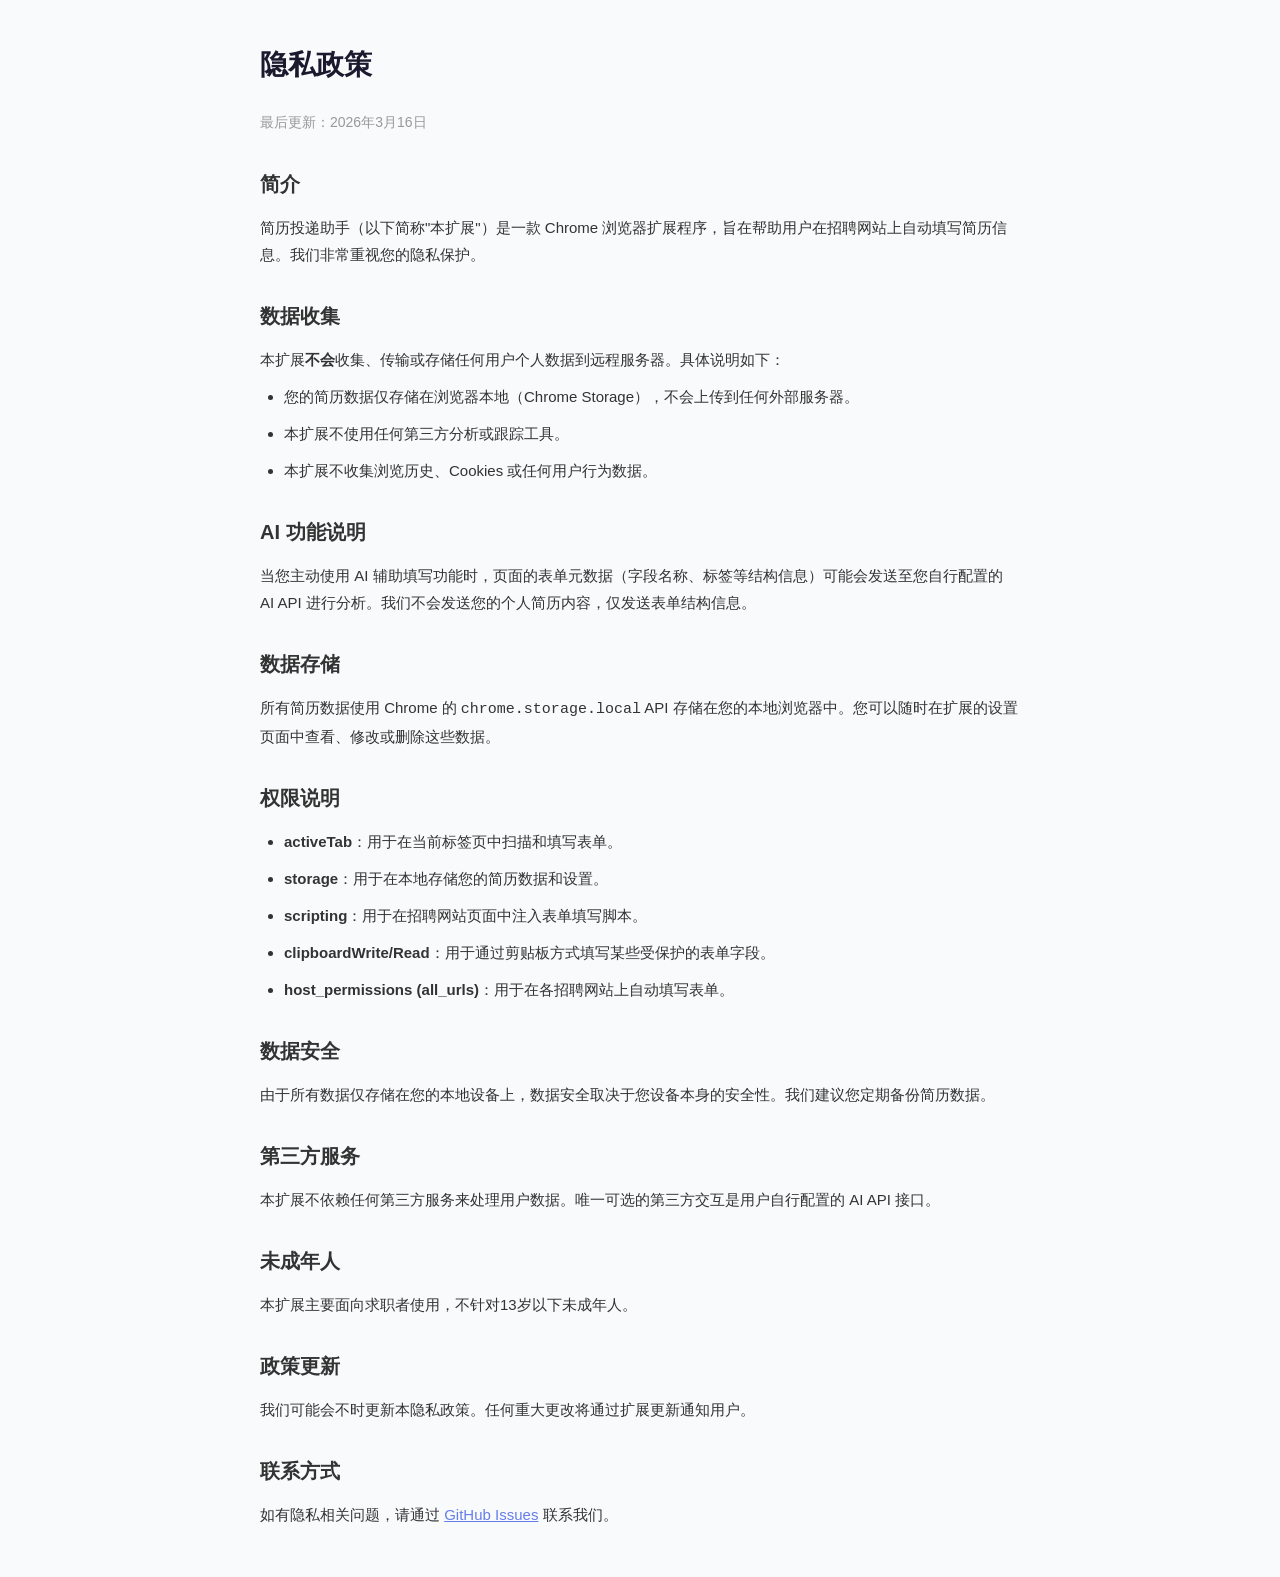
<file: website/privacy.html>
<!DOCTYPE html>
<html lang="zh-CN">
<head>
  <meta charset="UTF-8">
  <meta name="viewport" content="width=device-width, initial-scale=1.0">
  <title>隐私政策 - 简历投递助手</title>
  <style>
    * { margin: 0; padding: 0; box-sizing: border-box; }
    body { font-family: -apple-system, BlinkMacSystemFont, "Segoe UI", "PingFang SC", "Microsoft YaHei", sans-serif; max-width: 800px; margin: 0 auto; padding: 40px 20px; line-height: 1.8; color: #333; background: #f9fafb; }
    h1 { font-size: 28px; margin-bottom: 20px; color: #1a1a2e; }
    h2 { font-size: 20px; margin: 30px 0 12px; color: #333; }
    p, li { font-size: 15px; margin-bottom: 10px; }
    ul { padding-left: 24px; }
    .date { color: #999; font-size: 14px; margin-bottom: 30px; }
    a { color: #667eea; }
  </style>
</head>
<body>
  <h1>隐私政策</h1>
  <p class="date">最后更新：2026年3月16日</p>

  <h2>简介</h2>
  <p>简历投递助手（以下简称"本扩展"）是一款 Chrome 浏览器扩展程序，旨在帮助用户在招聘网站上自动填写简历信息。我们非常重视您的隐私保护。</p>

  <h2>数据收集</h2>
  <p>本扩展<strong>不会</strong>收集、传输或存储任何用户个人数据到远程服务器。具体说明如下：</p>
  <ul>
    <li>您的简历数据仅存储在浏览器本地（Chrome Storage），不会上传到任何外部服务器。</li>
    <li>本扩展不使用任何第三方分析或跟踪工具。</li>
    <li>本扩展不收集浏览历史、Cookies 或任何用户行为数据。</li>
  </ul>

  <h2>AI 功能说明</h2>
  <p>当您主动使用 AI 辅助填写功能时，页面的表单元数据（字段名称、标签等结构信息）可能会发送至您自行配置的 AI API 进行分析。我们不会发送您的个人简历内容，仅发送表单结构信息。</p>

  <h2>数据存储</h2>
  <p>所有简历数据使用 Chrome 的 <code>chrome.storage.local</code> API 存储在您的本地浏览器中。您可以随时在扩展的设置页面中查看、修改或删除这些数据。</p>

  <h2>权限说明</h2>
  <ul>
    <li><strong>activeTab</strong>：用于在当前标签页中扫描和填写表单。</li>
    <li><strong>storage</strong>：用于在本地存储您的简历数据和设置。</li>
    <li><strong>scripting</strong>：用于在招聘网站页面中注入表单填写脚本。</li>
    <li><strong>clipboardWrite/Read</strong>：用于通过剪贴板方式填写某些受保护的表单字段。</li>
    <li><strong>host_permissions (all_urls)</strong>：用于在各招聘网站上自动填写表单。</li>
  </ul>

  <h2>数据安全</h2>
  <p>由于所有数据仅存储在您的本地设备上，数据安全取决于您设备本身的安全性。我们建议您定期备份简历数据。</p>

  <h2>第三方服务</h2>
  <p>本扩展不依赖任何第三方服务来处理用户数据。唯一可选的第三方交互是用户自行配置的 AI API 接口。</p>

  <h2>未成年人</h2>
  <p>本扩展主要面向求职者使用，不针对13岁以下未成年人。</p>

  <h2>政策更新</h2>
  <p>我们可能会不时更新本隐私政策。任何重大更改将通过扩展更新通知用户。</p>

  <h2>联系方式</h2>
  <p>如有隐私相关问题，请通过 <a href="https://github.com/0xffff87/0xffff87.github.io/issues">GitHub Issues</a> 联系我们。</p>
</body>
</html>
</file>
<file: website/style.css>
/* ========== 基础变量 & Reset ========== */
:root {
  --primary: #4f46e5;
  --primary-dark: #4338ca;
  --primary-light: #e0e7ff;
  --accent: #06b6d4;
  --bg: #f8fafc;
  --bg-card: #ffffff;
  --text: #1e293b;
  --text-secondary: #64748b;
  --border: #e2e8f0;
  --radius: 10px;
  --radius-sm: 6px;
  --shadow: 0 1px 3px rgba(0,0,0,.06), 0 1px 2px rgba(0,0,0,.04);
  --shadow-md: 0 4px 12px rgba(0,0,0,.08);
  --shadow-lg: 0 10px 30px rgba(0,0,0,.1);
  --transition: .2s ease;
  --container: 1200px;
}

*, *::before, *::after { box-sizing: border-box; margin: 0; padding: 0; }

html { scroll-behavior: smooth; }

body {
  font-family: -apple-system, BlinkMacSystemFont, 'Segoe UI', 'PingFang SC', 'Hiragino Sans GB',
    'Microsoft YaHei', 'Helvetica Neue', Arial, sans-serif;
  background: var(--bg);
  color: var(--text);
  line-height: 1.6;
  -webkit-font-smoothing: antialiased;
}

.container { max-width: var(--container); margin: 0 auto; padding: 0 20px; }

a { color: var(--primary); text-decoration: none; transition: color var(--transition); }
a:hover { color: var(--primary-dark); }

img { max-width: 100%; }

/* ========== 按钮 ========== */
.btn {
  display: inline-flex; align-items: center; gap: 6px;
  padding: 10px 20px; border: none; border-radius: var(--radius-sm);
  font-size: 14px; font-weight: 600; cursor: pointer;
  transition: all var(--transition); text-decoration: none;
}
.btn-sm { padding: 7px 14px; font-size: 13px; }
.btn-lg { padding: 14px 28px; font-size: 16px; border-radius: var(--radius); }
.btn-primary { background: var(--primary); color: #fff; }
.btn-primary:hover { background: var(--primary-dark); transform: translateY(-1px); box-shadow: var(--shadow-md); }
.btn-outline { background: transparent; color: var(--primary); border: 1.5px solid var(--primary); }
.btn-outline:hover { background: var(--primary-light); }
.btn-danger { background: #fef2f2; color: #dc2626; border: 1px solid #fecaca; }
.btn-danger:hover { background: #fee2e2; }

/* ========== 导航栏 ========== */
.navbar {
  position: fixed; top: 0; left: 0; right: 0; z-index: 100;
  background: rgba(255,255,255,.92); backdrop-filter: blur(12px);
  border-bottom: 1px solid var(--border); height: 64px;
}
.navbar-inner { display: flex; align-items: center; height: 64px; }
.navbar-brand {
  display: flex; align-items: center; gap: 10px;
  font-size: 18px; font-weight: 700; color: var(--text);
}
.navbar-brand svg { flex-shrink: 0; }
.navbar-links { display: flex; align-items: center; gap: 24px; margin-left: auto; }
.navbar-links a { color: var(--text-secondary); font-size: 14px; font-weight: 500; }
.navbar-links a:hover { color: var(--primary); }
.btn-chrome {
  background: var(--primary); color: #fff !important; padding: 8px 18px;
  border-radius: var(--radius-sm); font-weight: 600;
}
.btn-chrome:hover { background: var(--primary-dark); }
.navbar-toggle { display: none; background: none; border: none; cursor: pointer; padding: 4px; }
.navbar-toggle span {
  display: block; width: 22px; height: 2px; background: var(--text);
  margin: 5px 0; transition: var(--transition);
}

/* ========== Hero ========== */
.hero {
  padding: 140px 0 80px; text-align: center;
  background: linear-gradient(135deg, #667eea 0%, #764ba2 100%);
  color: #fff;
}
.hero h1 { font-size: 48px; font-weight: 800; line-height: 1.2; margin-bottom: 20px; }
.hero .highlight { background: linear-gradient(90deg, #fbbf24, #f59e0b); -webkit-background-clip: text; -webkit-text-fill-color: transparent; }
.hero-desc { font-size: 18px; opacity: .9; max-width: 640px; margin: 0 auto 32px; line-height: 1.7; }
.hero-actions { display: flex; gap: 16px; justify-content: center; flex-wrap: wrap; }
.hero .btn-outline { color: #fff; border-color: rgba(255,255,255,.5); }
.hero .btn-outline:hover { background: rgba(255,255,255,.15); border-color: #fff; }

/* ========== 功能特性 ========== */
.features { padding: 80px 0; }
.section-heading { text-align: center; font-size: 32px; font-weight: 700; margin-bottom: 48px; }
.features-grid { display: grid; grid-template-columns: repeat(4, 1fr); gap: 24px; }
.feature-card {
  background: var(--bg-card); border: 1px solid var(--border); border-radius: var(--radius);
  padding: 32px 24px; text-align: center; transition: all var(--transition);
}
.feature-card:hover { transform: translateY(-4px); box-shadow: var(--shadow-lg); border-color: var(--primary-light); }
.feature-icon { font-size: 40px; margin-bottom: 16px; }
.feature-card h3 { font-size: 18px; margin-bottom: 8px; }
.feature-card p { color: var(--text-secondary); font-size: 14px; }

/* ========== 编辑器布局 ========== */
.editor-section { padding: 60px 0 80px; }
.editor-layout { display: grid; grid-template-columns: 1fr 300px; gap: 32px; align-items: start; }
.editor-main { min-width: 0; }
.editor-header { margin-bottom: 24px; }
.editor-header h2 { font-size: 28px; margin-bottom: 8px; }
.editor-header p { color: var(--text-secondary); }

.editor-toolbar {
  display: flex; gap: 8px; flex-wrap: wrap;
  padding: 12px 16px; background: var(--bg-card); border: 1px solid var(--border);
  border-radius: var(--radius); margin-bottom: 24px;
}
.toolbar-spacer { flex: 1; }

/* ========== 表单区块 ========== */
.form-section {
  background: var(--bg-card); border: 1px solid var(--border);
  border-radius: var(--radius); margin-bottom: 20px; overflow: hidden;
}
.form-section-title {
  display: flex; align-items: center; justify-content: space-between;
  padding: 16px 20px; cursor: pointer; user-select: none;
  font-size: 18px; font-weight: 600; margin: 0;
  transition: background var(--transition);
}
.form-section-title:hover { background: #f8fafc; }
.form-section-title .chevron { transition: transform var(--transition); color: var(--text-secondary); }
.form-section.collapsed .form-section-body { display: none; }
.form-section.collapsed .chevron { transform: rotate(-90deg); }
.form-section-body { padding: 0 20px 20px; }

.form-subtitle {
  font-size: 14px; font-weight: 600; color: var(--primary);
  margin: 20px 0 12px; padding-bottom: 6px; border-bottom: 2px solid var(--primary-light);
}

.fg { margin-bottom: 14px; }
.fg label { display: block; font-size: 13px; font-weight: 600; color: var(--text-secondary); margin-bottom: 4px; }
.req { color: #ef4444; }

.fg input, .fg select, .fg textarea {
  width: 100%; padding: 9px 12px; border: 1px solid var(--border);
  border-radius: var(--radius-sm); font-size: 14px; color: var(--text);
  background: #fff; transition: border-color var(--transition), box-shadow var(--transition);
  font-family: inherit;
}
.fg input:focus, .fg select:focus, .fg textarea:focus {
  outline: none; border-color: var(--primary);
  box-shadow: 0 0 0 3px rgba(79, 70, 229, .1);
}
.fg textarea { resize: vertical; min-height: 60px; }

.form-grid-2 { display: grid; grid-template-columns: 1fr 1fr; gap: 12px; }

/* ========== 动态条目卡片 ========== */
.entry-card {
  position: relative; padding: 16px; margin-bottom: 12px;
  background: #f8fafc; border: 1px solid var(--border); border-radius: var(--radius-sm);
}
.entry-card .btn-remove {
  position: absolute; top: 8px; right: 8px; background: none; border: none;
  color: #94a3b8; font-size: 20px; cursor: pointer; width: 28px; height: 28px;
  display: flex; align-items: center; justify-content: center; border-radius: 50%;
  transition: all var(--transition);
}
.entry-card .btn-remove:hover { background: #fee2e2; color: #dc2626; }

.btn-add {
  display: block; width: 100%; padding: 12px; border: 2px dashed var(--border);
  border-radius: var(--radius-sm); background: none; color: var(--text-secondary);
  font-size: 14px; cursor: pointer; transition: all var(--transition); margin-top: 8px;
}
.btn-add:hover { border-color: var(--primary); color: var(--primary); background: var(--primary-light); }

/* ========== 编辑器底部 ========== */
.editor-footer { text-align: center; margin-top: 32px; }
.editor-footer-hint { color: var(--text-secondary); font-size: 13px; margin-top: 12px; }

/* ========== 侧边栏 ========== */
.editor-sidebar { min-width: 0; }
.sidebar-sticky { position: sticky; top: 84px; }
.sidebar-card {
  background: var(--bg-card); border: 1px solid var(--border); border-radius: var(--radius);
  padding: 20px; margin-bottom: 20px;
}
.sidebar-card h4 { font-size: 15px; margin-bottom: 12px; }
.sidebar-card ol { padding-left: 20px; color: var(--text-secondary); font-size: 13px; }
.sidebar-card ol li { margin-bottom: 8px; }
.sidebar-card p { color: var(--text-secondary); font-size: 13px; }
kbd {
  display: inline-block; padding: 2px 8px; background: #f1f5f9; border: 1px solid var(--border);
  border-radius: 4px; font-size: 12px; font-family: monospace; margin: 0 2px;
}

/* ========== 广告位 ========== */
.ad-banner { margin: 40px auto; text-align: center; min-height: 90px; }
.ad-inline { margin: 20px 0; min-height: 100px; }
.ad-sidebar { margin-bottom: 20px; min-height: 250px; }

/* ========== FAQ ========== */
.faq { padding: 80px 0; background: #fff; }
.faq-list { max-width: 760px; margin: 0 auto; }
.faq-item {
  border: 1px solid var(--border); border-radius: var(--radius);
  margin-bottom: 12px; overflow: hidden;
}
.faq-item summary {
  padding: 16px 20px; font-size: 15px; font-weight: 600; cursor: pointer;
  list-style: none; transition: background var(--transition);
}
.faq-item summary::-webkit-details-marker { display: none; }
.faq-item summary:hover { background: #f8fafc; }
.faq-item[open] summary { border-bottom: 1px solid var(--border); }
.faq-item p { padding: 16px 20px; color: var(--text-secondary); font-size: 14px; }

/* ========== 页脚 ========== */
.site-footer { background: #1e293b; color: #94a3b8; padding: 60px 0 30px; }
.footer-grid { display: grid; grid-template-columns: 2fr 1fr 1fr; gap: 40px; margin-bottom: 40px; }
.footer-col h4 { color: #fff; font-size: 16px; margin-bottom: 16px; }
.footer-col p { font-size: 14px; line-height: 1.7; }
.footer-col a { display: block; color: #94a3b8; font-size: 14px; margin-bottom: 8px; }
.footer-col a:hover { color: #fff; }
.footer-bottom { border-top: 1px solid #334155; padding-top: 20px; text-align: center; font-size: 13px; }

/* ========== Toast ========== */
.toast {
  position: fixed; bottom: 30px; left: 50%; transform: translateX(-50%) translateY(80px);
  padding: 12px 24px; border-radius: var(--radius); font-size: 14px; font-weight: 500;
  background: var(--text); color: #fff; opacity: 0; transition: all .3s ease;
  z-index: 9999; pointer-events: none; white-space: nowrap;
}
.toast.show { opacity: 1; transform: translateX(-50%) translateY(0); }
.toast.success { background: #059669; }
.toast.error { background: #dc2626; }

/* ========== 响应式 ========== */
@media (max-width: 1024px) {
  .editor-layout { grid-template-columns: 1fr; }
  .editor-sidebar { display: none; }
}

@media (max-width: 768px) {
  .hero h1 { font-size: 32px; }
  .hero-desc { font-size: 15px; }
  .features-grid { grid-template-columns: 1fr 1fr; }
  .form-grid-2 { grid-template-columns: 1fr; }
  .footer-grid { grid-template-columns: 1fr; gap: 24px; }

  .navbar-links { display: none; }
  .navbar-links.open {
    display: flex; flex-direction: column; position: absolute;
    top: 64px; left: 0; right: 0; background: #fff; padding: 16px 20px;
    border-bottom: 1px solid var(--border); box-shadow: var(--shadow-md);
  }
  .navbar-toggle { display: block; margin-left: auto; }
}

@media (max-width: 480px) {
  .hero h1 { font-size: 26px; }
  .features-grid { grid-template-columns: 1fr; }
  .editor-toolbar { flex-direction: column; }
  .toolbar-spacer { display: none; }
}
</file>
<file: options/options.css>
* {
  margin: 0;
  padding: 0;
  box-sizing: border-box;
}

body {
  font-family: -apple-system, BlinkMacSystemFont, "Segoe UI", "PingFang SC", "Hiragino Sans GB", "Microsoft YaHei", sans-serif;
  background: #f0f2f8;
  color: #1a1a2e;
  line-height: 1.6;
}

.container {
  max-width: 680px;
  margin: 0 auto;
  padding-bottom: 40px;
}

/* 页面头部 */
.page-header {
  background: linear-gradient(135deg, #667eea 0%, #764ba2 100%);
  padding: 32px 0;
  margin-bottom: 24px;
}

.header-inner {
  max-width: 680px;
  margin: 0 auto;
  padding: 0 24px;
}

.logo-area {
  display: flex;
  align-items: center;
  gap: 16px;
}

.logo-icon {
  width: 52px;
  height: 52px;
  background: rgba(255, 255, 255, 0.15);
  border-radius: 14px;
  display: flex;
  align-items: center;
  justify-content: center;
}

.page-header h1 {
  color: #fff;
  font-size: 22px;
  font-weight: 700;
}

.subtitle {
  color: rgba(255, 255, 255, 0.8);
  font-size: 14px;
  margin-top: 2px;
}

/* 卡片 */
.card {
  background: #fff;
  border-radius: 16px;
  padding: 24px;
  margin: 0 24px 20px;
  box-shadow: 0 1px 3px rgba(0, 0, 0, 0.05);
}

.card-title {
  font-size: 16px;
  font-weight: 600;
  color: #1a1a2e;
  display: flex;
  align-items: center;
  gap: 8px;
  margin-bottom: 8px;
}

.card-title svg {
  color: #667eea;
}

.card-desc {
  font-size: 13px;
  color: #888;
  margin-bottom: 16px;
}

/* 服务商选择 */
.provider-grid {
  display: grid;
  grid-template-columns: repeat(3, 1fr);
  gap: 10px;
}

.provider-option {
  cursor: pointer;
}

.provider-option input[type="radio"] {
  display: none;
}

.provider-card {
  padding: 14px 12px;
  border: 2px solid #e8e8f0;
  border-radius: 12px;
  text-align: center;
  transition: all 0.2s;
}

.provider-card:hover {
  border-color: #c0c0e0;
}

.provider-option input:checked + .provider-card {
  border-color: #667eea;
  background: rgba(102, 126, 234, 0.04);
  box-shadow: 0 0 0 3px rgba(102, 126, 234, 0.1);
}

.provider-name {
  font-size: 14px;
  font-weight: 600;
  color: #1a1a2e;
}

.provider-desc {
  font-size: 11px;
  color: #999;
  margin-top: 4px;
}

/* 表单 */
.form-group {
  margin-bottom: 16px;
}

.form-group label {
  display: block;
  font-size: 13px;
  font-weight: 600;
  color: #4a4a6a;
  margin-bottom: 6px;
}

.form-group input,
.form-group select {
  width: 100%;
  padding: 10px 14px;
  border: 1.5px solid #e0e0ee;
  border-radius: 10px;
  font-size: 14px;
  color: #1a1a2e;
  background: #fafafe;
  transition: border-color 0.2s, box-shadow 0.2s;
  font-family: inherit;
}

.form-group input:focus {
  outline: none;
  border-color: #667eea;
  box-shadow: 0 0 0 3px rgba(102, 126, 234, 0.1);
  background: #fff;
}

.form-hint {
  display: block;
  font-size: 12px;
  color: #aaa;
  margin-top: 4px;
}

.form-row {
  display: flex;
  gap: 16px;
}

.form-row .form-group {
  flex: 1;
}

.input-with-action {
  display: flex;
  gap: 8px;
}

.input-with-action input {
  flex: 1;
}

.btn-toggle-pwd {
  width: 42px;
  border: 1.5px solid #e0e0ee;
  border-radius: 10px;
  background: #fafafe;
  cursor: pointer;
  display: flex;
  align-items: center;
  justify-content: center;
  color: #888;
  transition: all 0.2s;
}

.btn-toggle-pwd:hover {
  border-color: #667eea;
  color: #667eea;
}

/* 测试区域 */
.test-area {
  display: flex;
  align-items: flex-start;
  gap: 12px;
}

.test-result {
  flex: 1;
  padding: 10px 14px;
  background: #fafafe;
  border-radius: 10px;
  font-size: 13px;
  color: #666;
  min-height: 40px;
  display: flex;
  align-items: center;
}

.test-result.success {
  background: #f0faf4;
  color: #27ae60;
}

.test-result.error {
  background: #fef5f5;
  color: #e74c3c;
}

/* 按钮 */
.btn {
  display: inline-flex;
  align-items: center;
  justify-content: center;
  gap: 8px;
  padding: 10px 20px;
  border: none;
  border-radius: 10px;
  font-size: 14px;
  font-weight: 500;
  cursor: pointer;
  transition: all 0.2s;
  font-family: inherit;
}

.btn-test {
  background: #f5f5fa;
  color: #667eea;
  white-space: nowrap;
}

.btn-test:hover {
  background: #ebebf5;
}

.btn-primary {
  background: linear-gradient(135deg, #667eea 0%, #764ba2 100%);
  color: #fff;
  box-shadow: 0 2px 8px rgba(102, 126, 234, 0.3);
}

.btn-primary:hover {
  box-shadow: 0 4px 16px rgba(102, 126, 234, 0.5);
  transform: translateY(-1px);
}

.btn-lg {
  padding: 12px 32px;
  font-size: 15px;
}

/* 操作区域 */
.actions {
  text-align: center;
  margin: 8px 24px 0;
}

/* Toast */
.toast {
  position: fixed;
  top: 24px;
  left: 50%;
  transform: translateX(-50%) translateY(-20px);
  background: #1a1a2e;
  color: #fff;
  padding: 12px 24px;
  border-radius: 12px;
  font-size: 14px;
  opacity: 0;
  pointer-events: none;
  transition: all 0.3s ease;
  z-index: 1000;
}

.toast.show {
  opacity: 1;
  transform: translateX(-50%) translateY(0);
}

.toast.success {
  background: linear-gradient(135deg, #2ecc71, #27ae60);
}

.toast.error {
  background: linear-gradient(135deg, #e74c3c, #c0392b);
}

/* 加载状态 */
.btn.loading {
  opacity: 0.7;
  pointer-events: none;
}

.btn.loading::after {
  content: '';
  display: inline-block;
  width: 14px;
  height: 14px;
  border: 2px solid rgba(255, 255, 255, 0.3);
  border-top-color: #fff;
  border-radius: 50%;
  animation: spin 0.8s linear infinite;
  margin-left: 8px;
}

@keyframes spin {
  to { transform: rotate(360deg); }
}
</file>
<file: popup/popup.css>
* {
  margin: 0;
  padding: 0;
  box-sizing: border-box;
}

body {
  width: 360px;
  min-height: 300px;
  max-height: 420px;
  font-family: -apple-system, BlinkMacSystemFont, "Segoe UI", "PingFang SC", "Hiragino Sans GB", "Microsoft YaHei", sans-serif;
  font-size: 13px;
  color: #1a1a2e;
  background: #f8f9fe;
  overflow: hidden;
}

.app {
  display: flex;
  flex-direction: column;
  min-height: 300px;
}

/* 顶部栏 */
.header {
  background: linear-gradient(135deg, #667eea 0%, #764ba2 100%);
  padding: 14px 16px;
  flex-shrink: 0;
}

.header-content {
  display: flex;
  align-items: center;
  gap: 10px;
}

.header h1 {
  flex: 1;
  font-size: 16px;
  font-weight: 600;
  color: #fff;
  letter-spacing: 0.5px;
}

.logo {
  display: flex;
  align-items: center;
}

.btn-icon {
  background: rgba(255, 255, 255, 0.15);
  border: none;
  color: #fff;
  width: 32px;
  height: 32px;
  border-radius: 8px;
  cursor: pointer;
  display: flex;
  align-items: center;
  justify-content: center;
  transition: background 0.2s;
}

.btn-icon:hover {
  background: rgba(255, 255, 255, 0.3);
}

/* 标签页导航 */
.tabs {
  display: flex;
  background: #fff;
  border-bottom: 1px solid #e8e8f0;
  flex-shrink: 0;
  padding: 0 8px;
}

.tab {
  flex: 1;
  padding: 10px 4px;
  border: none;
  background: none;
  color: #8888a0;
  font-size: 12.5px;
  font-weight: 500;
  cursor: pointer;
  position: relative;
  transition: color 0.2s;
  white-space: nowrap;
}

.tab:hover {
  color: #667eea;
}

.tab.active {
  color: #667eea;
  font-weight: 600;
}

.tab.active::after {
  content: '';
  position: absolute;
  bottom: 0;
  left: 20%;
  right: 20%;
  height: 2.5px;
  background: linear-gradient(135deg, #667eea, #764ba2);
  border-radius: 2px 2px 0 0;
}

/* 内容区 */
.content {
  flex: 1;
  overflow-y: auto;
  padding: 14px 16px;
}

.content::-webkit-scrollbar {
  width: 4px;
}

.content::-webkit-scrollbar-track {
  background: transparent;
}

.content::-webkit-scrollbar-thumb {
  background: #d0d0e0;
  border-radius: 4px;
}

.tab-panel {
  display: none;
}

.tab-panel.active {
  display: block;
}

/* 表单 */
.form-group {
  margin-bottom: 12px;
}

.form-group label {
  display: block;
  font-size: 12px;
  font-weight: 600;
  color: #4a4a6a;
  margin-bottom: 5px;
}

.required {
  color: #e74c3c;
}

.form-group input,
.form-group select,
.form-group textarea {
  width: 100%;
  padding: 8px 12px;
  border: 1.5px solid #e0e0ee;
  border-radius: 8px;
  font-size: 13px;
  color: #1a1a2e;
  background: #fff;
  transition: border-color 0.2s, box-shadow 0.2s;
  font-family: inherit;
}

.form-group input:focus,
.form-group select:focus,
.form-group textarea:focus {
  outline: none;
  border-color: #667eea;
  box-shadow: 0 0 0 3px rgba(102, 126, 234, 0.1);
}

.form-group textarea {
  resize: vertical;
  min-height: 60px;
}

.form-group input::placeholder,
.form-group textarea::placeholder {
  color: #b0b0c8;
}

.form-row {
  display: flex;
  gap: 12px;
}

.form-row .form-group {
  flex: 1;
}

/* 动态条目卡片 */
.entry-card {
  background: #fff;
  border: 1.5px solid #e8e8f0;
  border-radius: 10px;
  padding: 12px;
  margin-bottom: 10px;
  position: relative;
  transition: border-color 0.2s;
}

.entry-card:hover {
  border-color: #c0c0e0;
}

.entry-card .btn-remove {
  position: absolute;
  top: 8px;
  right: 8px;
  width: 24px;
  height: 24px;
  border: none;
  background: #fee;
  color: #e74c3c;
  border-radius: 6px;
  cursor: pointer;
  display: flex;
  align-items: center;
  justify-content: center;
  font-size: 14px;
  font-weight: bold;
  transition: background 0.2s;
}

.entry-card .btn-remove:hover {
  background: #fcc;
}

.entry-card .form-group:last-child {
  margin-bottom: 0;
}

/* 添加按钮 */
.btn-add {
  display: flex;
  align-items: center;
  justify-content: center;
  gap: 6px;
  width: 100%;
  padding: 10px;
  border: 2px dashed #d0d0e0;
  border-radius: 10px;
  background: transparent;
  color: #667eea;
  font-size: 13px;
  font-weight: 500;
  cursor: pointer;
  transition: all 0.2s;
}

.btn-add:hover {
  border-color: #667eea;
  background: rgba(102, 126, 234, 0.04);
}

/* 分区标题 */
.section-title {
  font-size: 13px;
  font-weight: 600;
  color: #4a4a6a;
  margin-bottom: 8px;
  display: flex;
  align-items: center;
  gap: 6px;
}

.section-title::before {
  content: '';
  width: 3px;
  height: 14px;
  background: linear-gradient(135deg, #667eea, #764ba2);
  border-radius: 2px;
}

/* 底部操作栏 */
.footer {
  display: flex;
  flex-direction: column;
  padding: 10px 16px;
  background: #fff;
  border-top: 1px solid #e8e8f0;
  flex-shrink: 0;
}

.footer-row {
  display: flex;
  gap: 10px;
}

.footer-sub {
  justify-content: center;
  gap: 16px;
  margin-top: 6px;
  padding-top: 6px;
  border-top: 1px solid #f0f0f5;
}

.btn-link {
  display: flex;
  align-items: center;
  gap: 4px;
  background: none;
  border: none;
  color: #8888a0;
  font-size: 12px;
  cursor: pointer;
  padding: 2px 6px;
  border-radius: 4px;
  transition: all 0.2s;
  font-family: inherit;
}

.btn-link:hover {
  color: #667eea;
  background: rgba(102, 126, 234, 0.06);
}

.btn {
  flex: 1;
  display: flex;
  align-items: center;
  justify-content: center;
  gap: 6px;
  padding: 10px 16px;
  border: none;
  border-radius: 10px;
  font-size: 13px;
  font-weight: 600;
  cursor: pointer;
  transition: all 0.2s;
}

.btn-demo {
  background: #fff3e0;
  color: #e67e22;
  flex: 0.6;
}

.btn-demo:hover {
  background: #ffe0b2;
}

.btn-primary {
  background: linear-gradient(135deg, #667eea 0%, #764ba2 100%);
  color: #fff;
  box-shadow: 0 2px 8px rgba(102, 126, 234, 0.3);
}

.btn-primary:hover {
  box-shadow: 0 4px 12px rgba(102, 126, 234, 0.5);
  transform: translateY(-1px);
}

.btn-secondary {
  background: #f0f0fa;
  color: #667eea;
}

.btn-secondary:hover {
  background: #e4e4f6;
}

/* Toast */
.toast {
  position: fixed;
  bottom: 80px;
  left: 50%;
  transform: translateX(-50%) translateY(20px);
  background: #1a1a2e;
  color: #fff;
  padding: 10px 20px;
  border-radius: 10px;
  font-size: 13px;
  opacity: 0;
  pointer-events: none;
  transition: all 0.3s ease;
  z-index: 1000;
  white-space: nowrap;
}

.toast.show {
  opacity: 1;
  transform: translateX(-50%) translateY(0);
}

.toast.success {
  background: linear-gradient(135deg, #2ecc71, #27ae60);
}

.toast.error {
  background: linear-gradient(135deg, #e74c3c, #c0392b);
}

.toast.info {
  background: linear-gradient(135deg, #667eea, #764ba2);
}

/* 空状态 */
.empty-tip {
  text-align: center;
  color: #b0b0c8;
  padding: 20px 0;
  font-size: 13px;
}

/* 状态卡片 */
.status-card {
  display: flex;
  align-items: center;
  gap: 12px;
  background: #fff;
  border-radius: 10px;
  padding: 14px;
  box-shadow: 0 1px 4px rgba(0,0,0,0.06);
}

.status-title {
  font-size: 14px;
  font-weight: 600;
  color: #1a1a2e;
}

.status-desc {
  font-size: 12px;
  color: #999;
  margin-top: 2px;
}

/* 块级按钮 */
.btn-block {
  width: 100%;
  display: flex;
  align-items: center;
  justify-content: center;
  gap: 6px;
  padding: 10px 0;
  border: none;
  border-radius: 8px;
  font-size: 14px;
  font-weight: 500;
  cursor: pointer;
  transition: all 0.2s;
}

.btn-block.btn-primary {
  background: linear-gradient(135deg, #667eea, #764ba2);
  color: #fff;
}

.btn-block.btn-primary:hover {
  opacity: 0.9;
  transform: translateY(-1px);
}

.btn-block.btn-secondary {
  background: #f0f0f8;
  color: #667eea;
}

.btn-block.btn-secondary:hover {
  background: #e4e4f6;
}

/* 辅助操作行 */
.action-row {
  display: flex;
  justify-content: center;
  gap: 16px;
}

.action-row .btn-link {
  display: flex;
  align-items: center;
  gap: 4px;
  font-size: 12px;
  color: #888;
  background: none;
  border: none;
  cursor: pointer;
  padding: 4px;
}

.action-row .btn-link:hover {
  color: #667eea;
}
</file>
